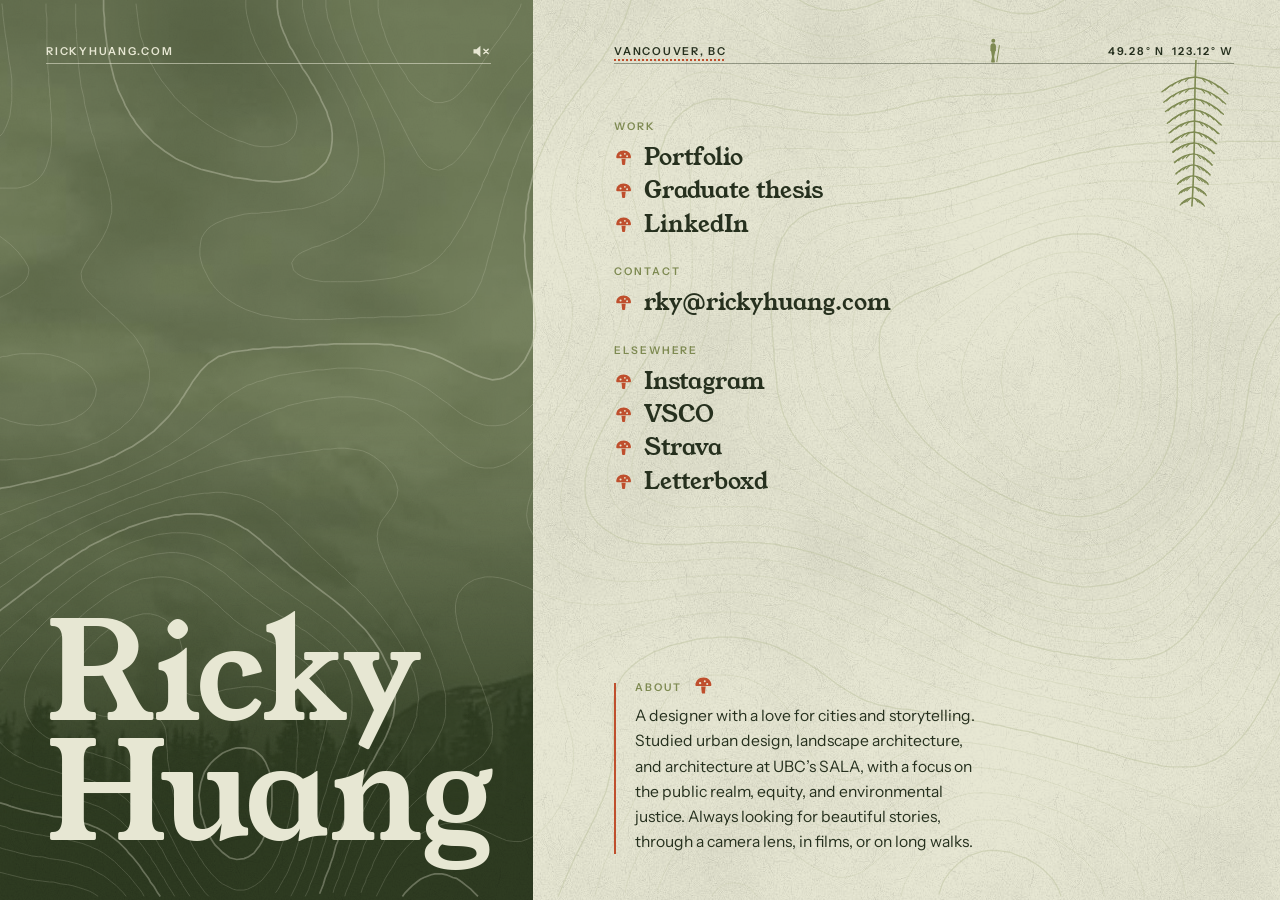
<file: site/index.html>
<!doctype html>
<html lang="en">

<head>
	<meta charset="utf-8">
	<meta name="viewport" content="width=device-width,initial-scale=1">
	<title>Ricky Huang</title>
	<meta name="description" content="Ricky Huang, designer focused on the public realm, cities, and equity.">
	<link rel="icon" href="favicon.svg" type="image/svg+xml">
	<link rel="apple-touch-icon" href="apple-touch-icon.png">
	<meta name="theme-color" content="#2E3B21">
	<link rel="preload" as="font" type="font/woff2" crossorigin href="assets/fonts/young-serif-400.woff2">
	<link rel="preload" as="font" type="font/woff2" crossorigin href="assets/fonts/instrument-sans-400.woff2">
	<link rel="canonical" href="https://rickyhuang.com/">
	<meta property="og:type" content="website">
	<meta property="og:site_name" content="Ricky Huang">
	<meta property="og:title" content="Ricky Huang">
	<meta property="og:description" content="Ricky Huang, designer focused on the public realm, cities, and equity.">
	<meta property="og:url" content="https://rickyhuang.com/">
	<meta property="og:image" content="https://rickyhuang.com/og-image.jpg">
	<meta property="og:image:width" content="1200">
	<meta property="og:image:height" content="630">
	<meta property="og:image:alt" content="Ricky Huang: a hiker on a dotted trail across a misty topographic map">
	<meta name="twitter:card" content="summary_large_image">
	<meta name="twitter:title" content="Ricky Huang">
	<meta name="twitter:description" content="Ricky Huang, designer focused on the public realm, cities, and equity.">
	<meta name="twitter:image" content="https://rickyhuang.com/og-image.jpg">
	<link rel="stylesheet" href="hiker.css">
	<link rel="stylesheet" href="styles.css">
</head>

<body><svg width="0" height="0" style="position:absolute" aria-hidden="true">
		<!-- rough rubber-stamp edge for the egg stamps: wobbles the outline and drops out a few specks -->
		<filter id="estink" x="-5%" y="-5%" width="110%" height="110%">
			<feTurbulence type="fractalNoise" baseFrequency=".9" numOctaves="2" seed="4" result="n" />
			<feDisplacementMap in="SourceGraphic" in2="n" scale="3" result="d" />
			<feTurbulence type="fractalNoise" baseFrequency=".55" numOctaves="2" seed="9" result="n2" />
			<feColorMatrix in="n2" type="matrix" values="0 0 0 0 0  0 0 0 0 0  0 0 0 0 0  9 0 0 0 -5.5" result="sp" />
			<feComposite in="d" in2="sp" operator="out" />
		</filter>
		<defs>
		<path id="ct-mn" d="M509,0 L509,8 L510,16 L512,23 L513,28 L516,36 L517,40 L520,48 L522,52 L524,57 L528,64 L530,68 L532,72 L536,78 L540,84 L542,88 L545,92 L549,96 L552,100 L556,104 L561,108 L568,112 L572,114 L580,114 L588,112 L592,110 L596,107 L600,103 L604,99 L608,94 L612,89 L615,84 L618,80 L621,76 L624,71 L628,65 L632,60 L634,56 L637,52 L640,48 L644,43 L648,37 L652,32 L655,28 L657,24 L660,20 L664,13 L667,8 L668,4 M930,996 L927,992 L923,988 L918,984 L912,982 L904,981 L896,982 L891,984 L886,988 L882,992 L880,996 M1316,996 L1315,992 L1313,984 L1311,980 L1308,974 L1304,968 L1301,964 L1298,960 L1294,956 L1289,952 L1285,948 L1280,944 L1276,942 L1272,939 L1267,936 L1260,932 L1256,930 L1252,928 L1244,924 L1240,922 L1234,920 L1228,918 L1222,916 L1216,914 L1208,912 L1204,912 L1196,911 L1188,911 L1180,911 L1172,912 L1168,913 L1160,915 L1156,917 L1150,920 L1144,923 L1140,926 L1136,929 L1132,932 L1128,936 L1124,940 L1120,944 L1116,948 L1112,953 L1108,958 L1104,964 L1102,968 L1099,972 L1096,978 L1093,984 L1092,988 L1090,996 M477,0 L478,8 L479,16 L480,20 L482,28 L484,35 L486,40 L488,46 L491,52 L492,56 L496,64 L498,68 L500,72 L504,80 L506,84 L508,88 L512,95 L515,100 L517,104 L520,110 L523,116 L525,120 L528,125 L532,132 L534,136 L536,140 L540,148 L542,152 L544,156 L548,163 L551,168 L553,172 L556,176 L560,181 L564,185 L570,188 L576,189 L581,188 L588,184 L592,182 L596,178 L600,174 L604,169 L608,164 L611,160 L613,156 L616,152 L620,146 L624,140 L626,136 L628,132 L632,126 L635,120 L638,116 L640,112 L644,106 L648,100 L651,96 L654,92 L657,88 L660,83 L664,78 L668,73 L672,69 L676,64 L679,60 L683,56 L686,52 L690,48 L693,44 L696,40 L700,35 L704,29 L707,24 L709,20 L712,14 L714,8 L716,2 M0,168 L8,168 L16,168 L24,168 L28,168 L36,168 L44,167 L52,167 L60,165 L67,164 L72,162 L77,160 L84,156 L88,152 L92,148 L94,144 L96,140 L99,132 L100,128 L101,120 L102,112 L102,104 L102,96 L102,88 L101,80 L100,73 L99,68 L98,60 L97,52 L96,45 L95,40 L94,32 L93,24 L92,16 L92,12 L91,4 M1360,996 L1360,992 L1358,984 L1356,979 L1353,972 L1352,968 L1348,961 L1344,956 L1341,952 L1338,948 L1334,944 L1330,940 L1326,936 L1321,932 L1316,929 L1312,926 L1308,924 L1302,920 L1296,917 L1292,914 L1287,912 L1280,909 L1276,907 L1270,904 L1264,901 L1260,900 L1252,897 L1248,895 L1240,892 L1236,891 L1228,888 L1224,887 L1216,885 L1210,884 L1204,883 L1196,882 L1188,881 L1180,881 L1172,881 L1164,882 L1157,884 L1152,885 L1145,888 L1140,890 L1136,892 L1130,896 L1124,900 L1120,903 L1116,906 L1112,910 L1108,913 L1104,917 L1100,921 L1096,925 L1092,929 L1088,933 L1084,937 L1080,941 L1076,945 L1072,948 L1068,952 L1063,956 L1059,960 L1053,964 L1048,968 L1044,970 L1039,972 L1032,974 L1024,975 L1016,974 L1010,972 L1004,969 L1000,967 L994,964 L988,960 L984,958 L980,955 L976,952 L970,948 L964,944 L960,941 L956,938 L952,936 L946,932 L940,928 L936,926 L932,924 L924,920 L920,918 L913,916 L908,915 L900,914 L892,914 L884,915 L880,916 L872,919 L868,921 L864,924 L859,928 L854,932 L850,936 L846,940 L843,944 L839,948 L836,953 L832,959 L830,964 L828,968 L824,976 L823,980 L820,988 L820,992 M451,0 L451,8 L452,13 L453,20 L456,28 L457,32 L460,40 L461,44 L464,50 L467,56 L469,60 L472,67 L475,72 L477,76 L480,82 L483,88 L485,92 L488,97 L491,104 L493,108 L496,113 L499,120 L501,124 L504,132 L506,136 L508,142 L510,148 L512,156 L513,160 L515,168 L516,176 L516,181 L516,188 L516,193 L515,200 L514,208 L512,215 L510,220 L508,225 L504,232 L501,236 L498,240 L495,244 L491,248 L486,252 L480,256 L476,259 L472,261 L466,264 L460,267 L456,268 L448,271 L444,273 L436,275 L432,277 L425,280 L420,283 L416,287 L413,292 L415,300 L419,304 L424,307 L428,309 L436,311 L442,312 L448,313 L456,313 L464,313 L472,313 L480,313 L488,313 L496,312 L500,312 L508,311 L516,310 L524,309 L529,308 L536,306 L544,304 L548,303 L555,300 L560,297 L564,295 L569,292 L574,288 L578,284 L582,280 L585,276 L589,272 L592,267 L596,261 L599,256 L602,252 L604,248 L608,241 L610,236 L612,232 L616,224 L618,220 L620,216 L624,208 L625,204 L628,198 L631,192 L632,188 L636,180 L638,176 L640,170 L643,164 L645,160 L648,153 L651,148 L653,144 L656,138 L659,132 L661,128 L664,124 L668,117 L672,112 L674,108 L677,104 L680,100 L684,95 L688,90 L692,85 L696,81 L700,76 L703,72 L707,68 L710,64 L713,60 L716,56 L720,51 L724,46 L728,40 L730,36 L732,32 L736,25 L738,20 L740,16 L743,8 L744,3 M0,199 L8,200 L16,200 L20,200 L28,201 L36,202 L44,203 L52,204 L56,205 L64,206 L72,207 L80,208 L84,209 L92,209 L100,209 L108,209 L113,208 L120,206 L124,204 L130,200 L134,196 L137,192 L140,186 L142,180 L144,173 L145,168 L146,160 L146,152 L146,144 L146,136 L146,128 L145,120 L145,112 L144,104 L144,100 L143,92 L143,84 L142,76 L142,68 L142,60 L141,52 L141,44 L141,36 L141,28 L141,20 L140,12 L140,4 M0,447 L4,441 L7,436 L9,432 L8,427 L4,421 L0,417 M1596,765 L1590,768 L1584,772 L1580,774 L1576,777 L1572,781 L1568,785 L1564,789 L1560,793 L1556,798 L1552,804 L1549,808 L1546,812 L1544,816 L1540,823 L1538,828 L1536,832 L1532,840 L1531,844 L1528,852 L1527,856 L1525,864 L1524,869 L1523,876 L1523,884 L1523,892 L1524,897 L1525,904 L1528,912 L1530,916 L1532,921 L1536,928 L1538,932 L1541,936 L1544,940 L1548,945 L1552,950 L1556,955 L1560,959 L1564,963 L1568,967 L1572,971 L1576,975 L1580,978 L1584,982 L1588,987 L1592,992 M1407,996 L1405,988 L1404,981 L1403,976 L1400,968 L1399,964 L1396,957 L1393,952 L1391,948 L1388,943 L1384,938 L1380,933 L1376,929 L1372,925 L1368,922 L1364,919 L1360,916 L1354,912 L1348,908 L1344,906 L1340,904 L1333,900 L1328,898 L1324,896 L1316,892 L1312,891 L1306,888 L1300,886 L1296,884 L1288,881 L1284,880 L1276,877 L1272,875 L1264,872 L1260,871 L1252,868 L1248,867 L1240,865 L1236,864 L1228,861 L1222,860 L1216,859 L1208,857 L1203,856 L1196,855 L1188,854 L1180,853 L1172,853 L1164,853 L1156,854 L1148,855 L1143,856 L1136,858 L1131,860 L1124,863 L1120,865 L1115,868 L1109,872 L1104,876 L1100,879 L1096,882 L1092,886 L1088,889 L1084,893 L1080,896 L1075,900 L1071,904 L1065,908 L1060,912 L1056,914 L1052,916 L1044,920 L1040,921 L1032,923 L1024,923 L1016,922 L1008,920 L1004,919 L997,916 L992,913 L988,911 L983,908 L977,904 L972,900 L968,897 L964,893 L960,890 L956,886 L952,883 L948,879 L944,875 L940,871 L936,868 L932,864 L927,860 L922,856 L916,852 L912,849 L908,847 L900,845 L896,844 L888,844 L884,845 L876,848 L872,850 L868,853 L864,856 L860,860 L856,864 L852,868 L848,873 L844,878 L840,883 L836,888 L833,892 L831,896 L828,900 L824,905 L820,911 L817,916 L814,920 L812,924 L808,930 L805,936 L803,940 L800,945 L797,952 L795,956 L792,963 L790,968 L788,974 L786,980 L784,988 L784,992 M96,396 L92,396 L84,399 L80,400 L72,403 L68,405 L61,408 L56,411 L52,414 L48,417 L44,420 L40,426 L40,431 L43,436 L47,440 L52,444 L56,447 L60,450 L64,452 L71,456 L76,459 L80,461 L88,464 L92,465 L100,468 L104,469 L112,471 L120,472 L124,472 L132,473 L140,472 L145,472 L152,471 L160,469 L164,468 L172,465 L176,462 L180,460 L185,456 L189,452 L192,447 L195,440 L196,432 L193,424 L191,420 L188,416 L184,412 L179,408 L173,404 L168,402 L164,400 L156,397 L152,396 L144,394 L136,393 L128,393 L120,393 L112,393 L104,394 L96,396 M425,0 L425,8 L427,16 L428,22 L430,28 L432,35 L434,40 L436,45 L439,52 L442,56 L444,61 L448,68 L450,72 L452,76 L456,82 L459,88 L462,92 L464,97 L468,104 L470,108 L472,112 L476,120 L477,124 L480,131 L482,136 L484,144 L485,148 L486,156 L487,164 L487,172 L486,180 L484,187 L482,192 L480,197 L476,204 L472,208 L469,212 L464,216 L460,219 L456,221 L450,224 L444,226 L439,228 L432,230 L424,232 L420,232 L412,233 L404,234 L396,235 L388,236 L382,236 L376,237 L368,237 L360,238 L352,240 L348,241 L340,243 L336,245 L329,248 L324,251 L320,254 L316,259 L313,264 L312,268 L311,276 L311,284 L312,289 L314,296 L316,300 L320,308 L322,312 L325,316 L328,320 L332,324 L336,328 L341,332 L347,336 L352,339 L356,341 L362,344 L368,346 L374,348 L380,350 L388,351 L392,352 L400,353 L408,354 L416,355 L424,355 L432,355 L440,355 L448,355 L456,355 L464,354 L472,354 L480,354 L488,353 L496,353 L504,353 L512,352 L520,352 L524,352 L532,352 L540,352 L548,351 L556,351 L564,350 L572,350 L580,349 L584,348 L592,346 L596,344 L603,340 L608,337 L612,333 L616,328 L618,324 L620,320 L624,312 L625,308 L628,300 L629,296 L631,288 L632,284 L635,276 L636,270 L638,264 L640,256 L641,252 L643,244 L644,239 L646,232 L648,225 L649,220 L652,212 L653,208 L655,200 L657,196 L659,188 L661,184 L664,176 L665,172 L668,165 L670,160 L672,156 L676,148 L678,144 L680,140 L684,134 L688,128 L690,124 L693,120 L696,116 L700,110 L704,105 L708,100 L711,96 L714,92 L717,88 L721,84 L724,80 L728,75 L732,70 L736,64 L739,60 L742,56 L745,52 L748,46 L752,40 L754,36 L756,32 L760,24 L762,20 L764,13 L766,8 L768,0 M0,230 L8,230 L16,231 L21,232 L28,233 L36,235 L40,237 L48,239 L52,241 L59,244 L64,247 L68,249 L74,252 L80,256 L84,259 L88,262 L92,265 L96,268 L101,272 L105,276 L109,280 L112,284 L116,289 L120,296 L121,300 L120,306 L117,312 L113,316 L108,320 L104,322 L100,325 L94,328 L88,331 L84,333 L76,336 L72,337 L65,340 L60,341 L52,344 L48,345 L40,346 L32,348 L28,348 L20,349 L12,349 L4,349 M0,533 L4,530 L8,527 L12,524 L20,520 L24,518 L31,516 L36,515 L44,513 L51,512 L56,512 L64,511 L72,511 L80,511 L88,511 L96,511 L104,510 L112,510 L120,510 L128,509 L136,508 L140,507 L148,506 L156,505 L160,504 L168,502 L174,500 L180,498 L186,496 L192,493 L196,492 L204,488 L208,486 L212,483 L217,480 L223,476 L227,472 L232,468 L236,464 L239,460 L242,456 L245,452 L248,446 L250,440 L252,435 L254,428 L255,420 L255,412 L253,404 L252,399 L249,392 L248,388 L244,382 L240,376 L237,372 L233,368 L229,364 L225,360 L221,356 L217,352 L212,348 L208,344 L204,341 L200,337 L196,333 L192,329 L188,325 L184,320 L182,316 L180,312 L179,304 L180,300 L184,292 L187,288 L189,284 L192,280 L196,275 L200,269 L203,264 L205,260 L208,254 L210,248 L212,240 L213,236 L213,228 L212,220 L212,216 L210,208 L208,200 L207,196 L204,188 L203,184 L200,176 L199,172 L196,164 L195,160 L193,152 L191,148 L189,140 L188,136 L186,128 L184,120 L183,116 L182,108 L180,100 L179,96 L178,88 L177,80 L176,72 L176,68 L175,60 L175,52 L174,44 L174,36 L173,28 L173,20 L173,12 L173,4 M1596,705 L1591,708 L1585,712 L1580,715 L1576,718 L1572,722 L1568,725 L1564,729 L1560,733 L1556,737 L1552,742 L1548,747 L1545,752 L1542,756 L1539,760 L1536,765 L1532,771 L1529,776 L1527,780 L1524,785 L1520,791 L1517,796 L1515,800 L1512,805 L1508,812 L1506,816 L1504,820 L1500,827 L1497,832 L1495,836 L1492,840 L1488,847 L1485,852 L1483,856 L1480,860 L1476,866 L1472,872 L1469,876 L1465,880 L1461,884 L1457,888 L1452,891 L1448,894 L1440,896 L1436,897 L1428,897 L1422,896 L1416,895 L1408,893 L1404,892 L1396,889 L1392,888 L1384,885 L1380,884 L1372,881 L1368,880 L1360,877 L1356,876 L1348,873 L1344,871 L1336,869 L1332,867 L1324,865 L1320,863 L1312,861 L1308,859 L1300,857 L1296,855 L1288,853 L1284,851 L1276,849 L1272,848 L1264,845 L1259,844 L1252,842 L1244,840 L1240,839 L1232,837 L1228,836 L1220,834 L1212,833 L1208,832 L1200,830 L1192,829 L1187,828 L1180,827 L1172,826 L1164,825 L1156,825 L1148,825 L1140,825 L1132,825 L1124,826 L1116,828 L1112,829 L1104,831 L1100,833 L1093,836 L1088,839 L1084,841 L1079,844 L1073,848 L1068,851 L1064,854 L1060,856 L1054,860 L1048,863 L1044,865 L1036,867 L1028,867 L1020,866 L1015,864 L1008,860 L1004,857 L1000,852 L996,848 L994,844 L991,840 L988,834 L985,828 L983,824 L980,818 L977,812 L975,808 L972,801 L969,796 L967,792 L964,788 L960,783 L956,778 L952,774 L948,771 L944,767 L939,764 L933,760 L928,758 L924,756 L916,753 L911,752 L904,751 L896,750 L888,750 L880,750 L872,751 L868,752 L860,755 L856,756 L848,760 L844,763 L840,766 L836,769 L832,773 L828,779 L825,784 L823,788 L820,796 L819,800 L817,808 L816,813 L815,820 L813,828 L812,834 L811,840 L809,848 L808,852 L805,860 L804,864 L801,872 L800,876 L796,884 L794,888 L792,893 L789,900 L787,904 L784,909 L781,916 L779,920 L776,925 L773,932 L771,936 L768,942 L765,948 L764,952 L760,960 L759,964 L756,972 L755,976 L753,984 L752,988 L750,996 M362,0 L362,8 L363,16 L364,20 L366,28 L368,36 L370,40 L372,46 L375,52 L377,56 L380,62 L384,68 L386,72 L389,76 L392,81 L396,87 L399,92 L402,96 L405,100 L408,106 L411,112 L413,116 L416,123 L418,128 L419,136 L418,144 L416,150 L412,155 L408,158 L404,160 L396,162 L388,163 L380,163 L372,162 L365,160 L360,158 L353,156 L348,154 L343,152 L336,148 L332,146 L328,144 L322,140 L316,136 L312,133 L308,130 L304,127 L300,124 L296,120 L291,116 L287,112 L283,108 L280,104 L276,99 L272,94 L268,89 L265,84 L262,80 L260,76 L256,69 L254,64 L252,60 L249,52 L248,48 L245,40 L244,34 L243,28 L242,20 L241,12 L240,4 M928,0 L932,4 L936,8 L940,11 L944,15 L948,17 L952,20 L958,24 L964,27 L968,29 L974,32 L980,34 L985,36 L992,38 L1000,40 L1004,40 L1012,41 L1020,41 L1028,40 L1032,40 L1040,39 L1048,37 L1052,36 L1060,33 L1064,32 L1072,29 L1076,28 L1084,25 L1088,24 L1096,21 L1102,20 L1108,19 L1116,18 L1124,17 L1132,17 L1140,18 L1148,20 L1152,21 L1160,23 L1164,24 L1172,26 L1178,28 L1184,30 L1192,32 L1196,33 L1204,34 L1212,36 L1216,36 L1224,36 L1232,36 L1236,36 L1244,35 L1252,33 L1256,32 L1264,29 L1268,27 L1274,24 L1280,20 L1284,18 L1288,15 L1292,11 L1296,8 L1300,4 L1304,0 M1596,621 L1592,624 L1586,628 L1580,632 L1576,634 L1572,637 L1567,640 L1561,644 L1556,647 L1552,650 L1548,653 L1544,656 L1539,660 L1535,664 L1530,668 L1526,672 L1523,676 L1519,680 L1516,684 L1512,690 L1508,696 L1506,700 L1504,704 L1500,711 L1498,716 L1496,720 L1492,728 L1490,732 L1488,737 L1485,744 L1483,748 L1480,755 L1477,760 L1475,764 L1472,770 L1468,776 L1465,780 L1463,784 L1459,788 L1456,792 L1452,797 L1448,801 L1444,804 L1439,808 L1433,812 L1428,815 L1424,817 L1416,820 L1412,821 L1404,822 L1396,823 L1388,824 L1380,823 L1372,823 L1364,822 L1356,820 L1352,820 L1344,818 L1336,816 L1332,815 L1324,813 L1320,812 L1312,810 L1305,808 L1300,807 L1292,805 L1288,804 L1280,802 L1272,800 L1268,799 L1260,797 L1254,796 L1248,795 L1240,793 L1235,792 L1228,791 L1220,789 L1216,788 L1208,786 L1200,784 L1196,783 L1188,781 L1183,780 L1176,778 L1169,776 L1164,774 L1156,772 L1152,771 L1144,768 L1140,767 L1132,764 L1128,763 L1121,760 L1116,758 L1110,756 L1104,754 L1099,752 L1092,749 L1088,748 L1080,744 L1076,743 L1069,740 L1064,738 L1060,736 L1052,732 L1048,730 L1043,728 L1036,725 L1032,723 L1027,720 L1020,717 L1016,715 L1011,712 L1004,709 L1000,707 L994,704 L988,701 L984,699 L976,696 L972,694 L965,692 L960,690 L953,688 L948,687 L940,685 L936,684 L928,683 L920,682 L912,681 L904,680 L896,680 L888,680 L880,681 L872,681 L864,682 L856,683 L852,684 L844,685 L836,687 L830,688 L824,689 L816,691 L812,692 L804,694 L797,696 L792,697 L784,700 L780,701 L772,703 L768,705 L760,707 L756,709 L748,712 L744,713 L738,716 L732,719 L728,721 L723,724 L718,728 L714,732 L711,736 L708,744 L708,748 L708,756 L708,760 L710,768 L712,775 L713,780 L716,788 L717,792 L719,800 L720,804 L722,812 L724,819 L725,824 L726,832 L726,840 L726,848 L725,856 L724,863 L723,868 L720,876 L719,880 L716,886 L713,892 L711,896 L708,901 L704,907 L700,912 L697,916 L693,920 L689,924 L684,928 L680,930 L676,932 L668,935 L660,935 L652,934 L647,932 L640,929 L636,927 L629,924 L624,922 L620,920 L612,917 L607,916 L600,915 L592,914 L584,915 L580,916 L572,919 L568,920 L561,924 L556,927 L552,930 L548,934 L544,938 L540,942 L536,947 L532,952 L529,956 L527,960 L524,965 L520,971 L517,976 L515,980 L512,986 L509,992 L507,996 M0,626 L4,623 L9,620 L14,616 L20,612 L24,609 L28,606 L32,603 L37,600 L43,596 L48,593 L52,591 L56,588 L64,584 L68,582 L72,580 L80,576 L84,574 L89,572 L96,569 L100,568 L108,565 L112,563 L120,560 L124,559 L132,556 L136,555 L144,552 L148,551 L156,548 L160,547 L168,544 L172,543 L180,540 L184,539 L191,536 L196,534 L202,532 L208,529 L212,528 L220,524 L224,523 L230,520 L236,517 L240,515 L246,512 L252,509 L256,507 L261,504 L268,500 L272,497 L276,495 L280,492 L286,488 L291,484 L296,480 L300,477 L304,474 L308,470 L312,467 L316,463 L320,459 L324,456 L328,452 L333,448 L338,444 L344,440 L348,437 L352,435 L357,432 L364,428 L368,427 L375,424 L380,423 L388,420 L392,419 L400,417 L408,416 L412,415 L420,414 L428,413 L435,412 L440,411 L448,411 L456,410 L464,409 L472,409 L480,409 L488,409 L496,410 L504,411 L512,412 L516,412 L524,414 L530,416 L536,418 L541,420 L548,423 L552,425 L557,428 L564,432 L568,435 L572,438 L576,441 L580,444 L586,448 L591,452 L596,456 L600,459 L604,462 L608,464 L615,468 L620,470 L626,472 L632,473 L640,473 L648,472 L652,471 L658,468 L664,464 L668,461 L672,458 L676,454 L680,450 L684,446 L688,441 L692,436 L694,432 L697,428 L700,423 L704,417 L707,412 L709,408 L712,401 L714,396 L716,392 L719,384 L720,380 L722,372 L724,364 L724,360 L725,352 L725,344 L724,336 L724,332 L722,324 L720,316 L719,312 L717,304 L715,300 L713,292 L711,288 L709,280 L708,276 L705,268 L704,261 L703,256 L702,248 L701,240 L701,232 L701,224 L702,216 L703,208 L704,202 L705,196 L707,188 L708,184 L711,176 L712,172 L716,164 L717,160 L720,154 L723,148 L725,144 L728,139 L732,133 L735,128 L738,124 L740,120 L744,115 L748,109 L752,104 L754,100 L757,96 L760,92 L764,87 L768,81 L772,76 L774,72 L777,68 L780,64 L784,58 L788,52 L790,48 L793,44 L796,39 L800,32 L803,28 L805,24 L808,18 L811,12 L813,8 L816,0 M76,996 L68,992 L64,990 L60,988 L53,984 L48,981 L44,978 L40,976 L34,972 L28,969 L24,966 L20,964 L14,960 L8,956 L4,954 L0,952 M1596,577 L1592,582 L1588,586 L1584,590 L1580,594 L1576,598 L1572,602 L1568,605 L1564,608 L1559,612 L1554,616 L1549,620 L1544,624 L1540,627 L1536,630 L1532,634 L1528,637 L1524,641 L1520,644 L1516,648 L1512,652 L1508,657 L1504,661 L1500,666 L1496,672 L1493,676 L1491,680 L1488,684 L1484,692 L1482,696 L1480,700 L1476,708 L1474,712 L1472,717 L1469,724 L1467,728 L1464,734 L1461,740 L1459,744 L1456,750 L1452,756 L1450,760 L1447,764 L1444,768 L1440,772 L1436,776 L1432,780 L1427,784 L1420,788 L1416,790 L1412,792 L1404,795 L1400,796 L1392,798 L1384,798 L1376,799 L1368,798 L1360,798 L1352,796 L1348,796 L1340,794 L1332,793 L1328,792 L1320,790 L1312,788 L1308,787 L1300,785 L1294,784 L1288,783 L1280,781 L1275,780 L1268,779 L1260,777 L1256,776 L1248,774 L1240,773 L1236,772 L1228,770 L1220,768 L1216,767 L1208,765 L1203,764 L1196,762 L1189,760 L1184,758 L1177,756 L1172,754 L1167,752 L1160,749 L1156,748 L1148,744 L1144,742 L1139,740 L1132,737 L1128,735 L1121,732 L1116,729 L1112,728 L1104,724 L1100,722 L1096,720 L1088,716 L1084,715 L1078,712 L1072,709 L1068,708 L1060,704 L1056,702 L1051,700 L1044,697 L1040,695 L1032,692 L1028,690 L1023,688 L1016,685 L1012,684 L1004,680 L1000,679 L993,676 L988,674 L982,672 L976,670 L969,668 L964,667 L956,665 L952,664 L944,662 L936,661 L932,660 L924,659 L916,658 L908,658 L900,658 L892,658 L884,658 L876,659 L868,660 L863,660 L856,661 L848,662 L840,663 L832,664 L828,665 L820,666 L812,667 L804,668 L800,669 L792,670 L784,671 L776,671 L768,672 L764,672 L756,672 L748,672 L744,672 L736,671 L728,670 L720,669 L716,668 L708,665 L704,664 L696,661 L692,660 L684,656 L680,655 L674,652 L668,650 L664,648 L656,645 L652,644 L644,642 L636,641 L628,641 L620,643 L616,644 L609,648 L604,652 L601,656 L598,660 L596,667 L595,672 L595,680 L596,686 L597,692 L599,700 L601,704 L603,712 L605,716 L608,724 L610,728 L612,734 L615,740 L616,744 L620,752 L621,756 L624,762 L626,768 L628,773 L630,780 L632,785 L634,792 L635,800 L636,805 L636,812 L636,817 L635,824 L632,830 L628,836 L625,840 L620,844 L616,847 L612,850 L608,852 L602,856 L596,860 L592,862 L588,864 L582,868 L576,871 L572,874 L568,877 L563,880 L558,884 L553,888 L549,892 L545,896 L541,900 L537,904 L534,908 L531,912 L528,916 L524,921 L520,927 L517,932 L515,936 L512,942 L509,948 L507,952 L504,958 L502,964 L500,968 L496,976 L495,980 L492,986 L490,992 M0,659 L4,656 L9,652 L14,648 L20,644 L24,641 L28,639 L32,636 L38,632 L44,628 L48,625 L52,623 L56,620 L62,616 L68,612 L72,610 L76,607 L82,604 L88,600 L92,598 L96,596 L103,592 L108,590 L112,588 L119,584 L124,582 L128,580 L136,576 L140,575 L146,572 L152,569 L156,568 L164,564 L168,563 L175,560 L180,558 L185,556 L192,553 L196,551 L204,548 L208,547 L215,544 L220,542 L224,540 L232,537 L236,535 L244,532 L248,530 L253,528 L260,525 L264,523 L271,520 L276,518 L280,516 L287,512 L292,510 L296,508 L303,504 L308,501 L312,499 L318,496 L324,492 L328,490 L332,488 L339,484 L344,481 L348,478 L352,476 L359,472 L364,470 L368,467 L375,464 L380,462 L384,460 L392,457 L396,455 L404,453 L408,451 L416,449 L421,448 L428,446 L436,445 L440,444 L448,443 L456,442 L464,441 L472,441 L480,441 L488,442 L496,443 L504,444 L508,445 L516,448 L520,449 L527,452 L532,455 L536,457 L541,460 L546,464 L552,468 L556,472 L560,475 L564,479 L568,482 L572,486 L576,490 L580,493 L584,497 L588,500 L593,504 L598,508 L604,512 L608,514 L612,516 L620,519 L627,520 L632,520 L637,520 L644,518 L650,516 L656,513 L660,510 L664,507 L668,504 L672,500 L676,496 L680,492 L684,487 L688,482 L692,477 L696,472 L699,468 L701,464 L704,460 L708,454 L712,448 L714,444 L717,440 L720,435 L724,428 L726,424 L729,420 L732,414 L735,408 L737,404 L740,398 L742,392 L744,388 L747,380 L749,376 L751,368 L752,364 L754,356 L755,348 L756,340 L756,332 L755,324 L754,316 L753,308 L752,304 L750,296 L748,290 L746,284 L744,279 L742,272 L740,268 L737,260 L736,256 L734,248 L732,241 L731,236 L730,228 L729,220 L729,212 L730,204 L731,196 L732,189 L733,184 L735,176 L736,172 L739,164 L741,160 L744,153 L747,148 L749,144 L752,138 L755,132 L758,128 L760,124 L764,118 L768,112 L771,108 L774,104 L776,100 L780,95 L784,89 L788,84 L791,80 L794,76 L797,72 L800,68 L804,62 L808,57 L812,52 L815,48 L819,44 L822,40 L826,36 L829,32 L833,28 L837,24 L842,20 L847,16 L852,13 L856,11 L864,9 L872,9 L880,11 L884,12 L892,16 L896,18 L900,21 L906,24 L912,28 L916,30 L920,33 L926,36 L932,40 L936,42 L940,44 L948,48 L952,50 L957,52 L964,55 L968,56 L976,59 L980,60 L988,62 L996,64 L1000,64 L1008,65 L1016,65 L1024,65 L1032,64 L1036,64 L1044,63 L1052,61 L1056,60 L1064,57 L1069,56 L1076,54 L1081,52 L1088,50 L1094,48 L1100,46 L1108,45 L1112,44 L1120,43 L1128,42 L1136,42 L1144,43 L1152,44 L1156,45 L1164,46 L1172,48 L1176,49 L1184,50 L1192,52 L1196,52 L1204,53 L1212,54 L1220,54 L1228,54 L1236,54 L1244,53 L1248,52 L1256,50 L1263,48 L1268,46 L1274,44 L1280,41 L1284,39 L1290,36 L1296,32 L1300,30 L1304,27 L1308,24 L1313,20 L1318,16 L1323,12 L1327,8 L1332,4 L1336,0 M198,996 L192,992 L188,990 L182,988 L176,986 L169,984 L164,983 L156,982 L148,980 L144,980 L136,979 L128,978 L120,977 L116,976 L108,974 L100,972 L96,971 L88,969 L84,967 L76,964 L72,962 L67,960 L60,957 L56,955 L51,952 L44,949 L40,946 L35,944 L28,940 L24,938 L20,935 L14,932 L8,928 L4,926 L0,924 M1596,464 L1593,472 L1592,477 L1590,484 L1589,492 L1588,496 L1586,504 L1585,512 L1584,516 L1582,524 L1580,532 L1579,536 L1576,544 L1575,548 L1572,554 L1569,560 L1567,564 L1564,568 L1560,574 L1556,579 L1552,584 L1548,588 L1545,592 L1541,596 L1537,600 L1532,604 L1528,608 L1524,612 L1520,616 L1516,619 L1512,623 L1508,627 L1504,631 L1500,636 L1496,640 L1493,644 L1489,648 L1486,652 L1483,656 L1480,660 L1476,666 L1472,672 L1470,676 L1467,680 L1464,686 L1461,692 L1459,696 L1456,702 L1453,708 L1451,712 L1448,718 L1445,724 L1443,728 L1440,732 L1436,738 L1432,744 L1429,748 L1425,752 L1421,756 L1416,760 L1412,763 L1408,765 L1403,768 L1396,771 L1392,772 L1384,774 L1376,775 L1368,775 L1360,775 L1352,775 L1344,774 L1336,772 L1332,772 L1324,770 L1316,769 L1311,768 L1304,767 L1296,765 L1291,764 L1284,763 L1276,761 L1270,760 L1264,759 L1256,757 L1250,756 L1244,755 L1236,753 L1231,752 L1224,750 L1216,748 L1212,747 L1204,744 L1200,743 L1192,740 L1188,739 L1181,736 L1176,734 L1172,732 L1164,729 L1160,727 L1155,724 L1148,721 L1144,719 L1139,716 L1132,712 L1128,710 L1124,708 L1116,704 L1112,702 L1108,700 L1100,696 L1096,694 L1091,692 L1084,689 L1080,687 L1073,684 L1068,682 L1063,680 L1056,677 L1052,675 L1044,672 L1040,671 L1033,668 L1028,666 L1023,664 L1016,662 L1012,660 L1004,657 L1000,656 L992,653 L988,652 L980,649 L975,648 L968,646 L960,644 L956,644 L948,642 L940,641 L933,640 L928,640 L920,639 L912,639 L904,638 L896,638 L888,639 L880,639 L872,640 L868,640 L860,641 L852,641 L844,642 L836,643 L828,644 L824,644 L816,645 L808,645 L800,646 L792,646 L784,646 L776,646 L768,645 L760,644 L756,643 L748,642 L742,640 L736,638 L731,636 L724,633 L720,631 L715,628 L709,624 L704,620 L700,617 L696,613 L692,609 L688,605 L684,600 L682,596 L680,592 L676,584 L675,580 L674,572 L675,564 L676,559 L678,552 L680,547 L683,540 L685,536 L688,529 L691,524 L693,520 L696,514 L699,508 L702,504 L704,500 L708,493 L711,488 L713,484 L716,479 L720,472 L722,468 L725,464 L728,459 L732,452 L734,448 L737,444 L740,438 L744,432 L746,428 L749,424 L752,418 L755,412 L757,408 L760,403 L764,396 L766,392 L768,387 L771,380 L772,376 L775,368 L777,364 L779,356 L780,351 L781,344 L782,336 L783,328 L783,320 L783,312 L782,304 L781,296 L780,291 L778,284 L776,276 L775,272 L772,264 L771,260 L768,252 L767,248 L765,240 L763,236 L761,228 L760,222 L759,216 L758,208 L758,200 L759,192 L760,184 L760,180 L762,172 L764,166 L766,160 L768,155 L771,148 L773,144 L776,138 L779,132 L781,128 L784,124 L788,117 L791,112 L794,108 L797,104 L800,100 L804,95 L808,90 L812,85 L816,80 L820,76 L824,72 L828,68 L832,65 L836,62 L840,59 L845,56 L852,52 L856,51 L864,49 L872,48 L880,49 L888,50 L894,52 L900,54 L905,56 L912,59 L916,60 L924,64 L928,65 L934,68 L940,70 L945,72 L952,75 L956,76 L964,79 L969,80 L976,82 L984,84 L988,84 L996,86 L1004,86 L1012,87 L1020,87 L1028,87 L1036,86 L1044,85 L1050,84 L1056,83 L1064,81 L1068,80 L1076,78 L1081,76 L1088,74 L1095,72 L1100,71 L1108,69 L1112,68 L1120,66 L1128,66 L1136,65 L1144,65 L1152,65 L1160,66 L1168,67 L1176,68 L1180,68 L1188,69 L1196,70 L1204,71 L1212,71 L1220,71 L1228,71 L1236,70 L1244,69 L1251,68 L1256,67 L1264,65 L1268,64 L1276,61 L1280,59 L1288,56 L1292,54 L1296,52 L1304,48 L1308,46 L1312,43 L1318,40 L1324,36 L1328,34 L1332,31 L1338,28 L1344,24 L1348,22 L1352,20 L1359,16 L1364,14 L1369,12 L1376,10 L1384,8 L1388,7 L1396,7 L1404,8 L1408,8 L1416,10 L1423,12 L1428,13 L1436,16 L1440,17 L1448,20 L1452,21 L1460,23 L1464,24 L1472,26 L1480,28 L1484,28 L1492,29 L1500,30 L1508,30 L1516,30 L1524,30 L1532,29 L1540,29 L1548,29 L1556,28 L1564,28 L1572,29 L1580,30 L1588,31 L1592,32 M0,688 L4,685 L8,682 L12,679 L16,676 L21,672 L27,668 L32,665 L36,662 L40,659 L45,656 L51,652 L56,649 L60,646 L64,643 L69,640 L75,636 L80,633 L84,630 L88,627 L93,624 L99,620 L104,617 L108,614 L112,612 L118,608 L124,605 L128,602 L132,600 L139,596 L144,593 L148,591 L154,588 L160,585 L164,583 L170,580 L176,577 L180,575 L187,572 L192,570 L197,568 L204,565 L208,563 L216,560 L220,558 L225,556 L232,553 L236,552 L244,549 L248,547 L256,544 L260,543 L268,540 L272,538 L279,536 L284,534 L291,532 L296,530 L303,528 L308,526 L316,524 L320,523 L328,520 L332,519 L340,517 L345,516 L352,514 L360,512 L364,512 L372,510 L380,509 L385,508 L392,507 L400,506 L408,505 L415,504 L420,503 L428,502 L436,501 L444,500 L448,499 L456,499 L464,498 L472,498 L480,499 L487,500 L492,501 L499,504 L504,507 L508,510 L512,513 L516,516 L520,521 L524,526 L527,532 L529,536 L531,544 L530,552 L528,557 L524,564 L521,568 L518,572 L515,576 L512,580 L509,588 L508,596 L509,604 L511,612 L513,616 L516,624 L518,628 L520,633 L524,640 L526,644 L528,648 L532,655 L535,660 L537,664 L540,670 L544,676 L546,680 L548,684 L552,691 L555,696 L557,700 L560,707 L563,712 L565,716 L568,723 L570,728 L572,732 L575,740 L577,744 L579,752 L580,756 L582,764 L584,772 L584,776 L584,784 L584,792 L584,796 L582,804 L580,810 L577,816 L575,820 L572,826 L568,832 L565,836 L561,840 L558,844 L555,848 L551,852 L547,856 L544,860 L540,864 L536,869 L532,874 L528,879 L524,884 L521,888 L518,892 L516,896 L512,902 L509,908 L506,912 L504,917 L500,924 L499,928 L496,934 L493,940 L492,944 L489,952 L487,956 L484,964 L483,968 L480,975 L478,980 L476,985 L473,992 L472,996 M229,996 L226,992 L222,988 L218,984 L213,980 L208,976 L204,973 L200,971 L195,968 L188,964 L184,963 L176,960 L172,959 L164,957 L159,956 L152,955 L144,954 L136,952 L132,952 L124,951 L116,949 L111,948 L104,946 L96,944 L92,943 L84,940 L80,939 L73,936 L68,934 L63,932 L56,929 L52,927 L47,924 L40,921 L36,918 L32,916 L25,912 L20,909 L16,907 L12,904 L6,900 L0,896 M1596,414 L1592,419 L1588,424 L1586,428 L1583,432 L1580,438 L1577,444 L1576,448 L1573,456 L1571,460 L1569,468 L1568,472 L1566,480 L1564,488 L1563,492 L1562,500 L1560,508 L1559,512 L1557,520 L1556,524 L1554,532 L1552,536 L1549,544 L1547,548 L1544,554 L1541,560 L1538,564 L1536,568 L1532,573 L1528,579 L1524,583 L1520,588 L1517,592 L1513,596 L1509,600 L1506,604 L1502,608 L1498,612 L1494,616 L1491,620 L1487,624 L1484,628 L1480,632 L1476,637 L1472,642 L1468,648 L1465,652 L1462,656 L1459,660 L1456,665 L1452,671 L1449,676 L1447,680 L1444,684 L1440,691 L1437,696 L1435,700 L1432,705 L1428,711 L1425,716 L1422,720 L1419,724 L1415,728 L1411,732 L1407,736 L1402,740 L1396,744 L1392,746 L1386,748 L1380,750 L1372,752 L1368,752 L1360,753 L1352,753 L1344,753 L1336,752 L1332,752 L1324,751 L1316,750 L1308,749 L1303,748 L1296,747 L1288,745 L1280,744 L1276,743 L1268,742 L1260,740 L1256,740 L1248,738 L1240,736 L1236,735 L1228,733 L1224,732 L1216,730 L1211,728 L1204,726 L1200,724 L1192,721 L1188,719 L1181,716 L1176,713 L1172,712 L1165,708 L1160,705 L1156,703 L1150,700 L1144,697 L1140,694 L1136,692 L1128,688 L1124,686 L1120,684 L1113,680 L1108,678 L1104,676 L1096,672 L1092,670 L1087,668 L1080,665 L1076,664 L1068,660 L1064,659 L1057,656 L1052,654 L1047,652 L1040,650 L1036,648 L1028,645 L1024,644 L1016,641 L1012,639 L1004,637 L1000,636 L992,633 L988,632 L980,630 L973,628 L968,627 L960,625 L954,624 L948,623 L940,622 L932,621 L924,621 L916,620 L908,620 L900,620 L892,620 L884,621 L876,621 L868,622 L860,622 L852,623 L844,623 L836,624 L832,624 L824,625 L816,625 L808,625 L800,625 L792,624 L788,624 L780,623 L772,621 L768,620 L760,617 L756,616 L748,612 L744,610 L740,607 L736,604 L731,600 L727,596 L724,592 L720,586 L717,580 L715,576 L713,568 L712,560 L712,552 L713,544 L714,536 L716,530 L718,524 L720,517 L722,512 L724,507 L727,500 L729,496 L732,489 L735,484 L737,480 L740,474 L743,468 L745,464 L748,459 L752,453 L755,448 L757,444 L760,439 L764,433 L767,428 L769,424 L772,420 L776,413 L779,408 L781,404 L784,399 L788,392 L790,388 L792,383 L795,376 L797,372 L800,364 L801,360 L804,352 L805,348 L806,340 L808,332 L808,328 L809,320 L809,312 L809,304 L809,296 L808,288 L808,284 L806,276 L805,268 L804,264 L802,256 L800,249 L799,244 L796,236 L795,232 L793,224 L792,219 L791,212 L789,204 L789,196 L789,188 L789,180 L790,172 L792,165 L793,160 L796,152 L798,148 L800,143 L803,136 L805,132 L808,128 L812,122 L816,116 L819,112 L822,108 L826,104 L830,100 L835,96 L840,92 L844,89 L848,87 L854,84 L860,82 L868,80 L872,80 L880,80 L886,80 L892,81 L900,82 L906,84 L912,86 L920,88 L924,89 L932,92 L936,93 L944,95 L948,96 L956,98 L963,100 L968,101 L976,103 L982,104 L988,105 L996,106 L1004,107 L1012,107 L1020,108 L1028,108 L1036,107 L1044,106 L1052,105 L1060,104 L1064,103 L1072,101 L1077,100 L1084,98 L1092,96 L1096,95 L1104,93 L1108,92 L1116,90 L1124,88 L1128,88 L1136,87 L1144,86 L1152,86 L1160,86 L1168,86 L1176,87 L1184,87 L1192,87 L1200,88 L1208,88 L1216,88 L1224,87 L1232,87 L1240,86 L1248,84 L1252,84 L1260,82 L1267,80 L1272,78 L1279,76 L1284,74 L1290,72 L1296,70 L1300,68 L1308,65 L1312,63 L1318,60 L1324,57 L1328,55 L1336,52 L1340,50 L1345,48 L1352,45 L1356,44 L1364,41 L1370,40 L1376,39 L1384,38 L1392,38 L1400,38 L1408,39 L1413,40 L1420,41 L1428,43 L1433,44 L1440,46 L1448,47 L1452,48 L1460,50 L1468,51 L1473,52 L1480,53 L1488,54 L1496,54 L1504,55 L1512,55 L1520,55 L1528,56 L1536,56 L1544,56 L1552,56 L1556,56 L1564,57 L1572,57 L1580,58 L1588,60 L1592,61 M0,721 L4,717 L8,713 L12,709 L16,706 L20,702 L24,699 L28,696 L33,692 L39,688 L44,684 L48,681 L52,678 L56,676 L61,672 L67,668 L72,665 L76,662 L80,659 L84,656 L90,652 L96,648 L100,645 L104,642 L108,639 L112,636 L118,632 L124,628 L128,625 L132,622 L136,620 L142,616 L148,612 L152,609 L156,607 L161,604 L168,600 L172,598 L176,595 L182,592 L188,589 L192,587 L198,584 L204,581 L208,580 L216,576 L220,574 L226,572 L232,570 L236,568 L244,565 L248,564 L256,561 L260,560 L268,558 L273,556 L280,554 L288,552 L292,552 L300,550 L308,549 L316,548 L320,548 L328,547 L336,547 L344,548 L348,549 L356,550 L363,552 L368,554 L373,556 L380,559 L384,562 L388,565 L393,568 L398,572 L402,576 L406,580 L411,584 L415,588 L419,592 L423,596 L427,600 L431,604 L435,608 L439,612 L443,616 L447,620 L452,624 L456,628 L460,631 L464,635 L468,639 L472,642 L476,646 L480,650 L484,653 L488,657 L492,661 L496,665 L500,670 L504,674 L508,679 L512,684 L515,688 L518,692 L521,696 L524,700 L528,706 L532,712 L534,716 L537,720 L540,727 L543,732 L544,736 L547,744 L549,748 L551,756 L552,761 L553,768 L554,776 L553,784 L552,792 L552,796 L549,804 L548,808 L544,816 L542,820 L540,824 L536,831 L533,836 L530,840 L527,844 L524,849 L520,854 L516,860 L514,864 L511,868 L508,873 L504,879 L501,884 L499,888 L496,894 L493,900 L491,904 L488,912 L486,916 L484,922 L482,928 L480,932 L477,940 L476,944 L473,952 L472,956 L469,964 L467,968 L465,976 L463,980 L460,988 L459,992 M249,996 L247,992 L244,988 L240,983 L236,978 L232,973 L228,969 L224,965 L220,961 L216,957 L212,954 L208,951 L204,948 L197,944 L192,942 L188,940 L180,937 L176,936 L168,934 L160,932 L156,931 L148,930 L140,929 L136,928 L128,927 L120,925 L114,924 L108,923 L100,921 L96,919 L88,917 L84,915 L76,912 L72,911 L66,908 L60,905 L56,903 L50,900 L44,897 L40,895 L36,892 L29,888 L24,884 L20,881 L16,878 L12,875 L8,872 L4,868 M1596,362 L1592,365 L1588,368 L1584,372 L1579,376 L1575,380 L1571,384 L1567,388 L1564,392 L1560,397 L1556,403 L1553,408 L1550,412 L1548,417 L1545,424 L1543,428 L1540,436 L1539,440 L1536,448 L1535,452 L1533,460 L1532,464 L1530,472 L1529,480 L1528,484 L1526,492 L1524,500 L1523,504 L1521,512 L1519,516 L1517,524 L1515,528 L1512,536 L1510,540 L1508,544 L1504,552 L1502,556 L1499,560 L1496,565 L1492,571 L1488,576 L1485,580 L1482,584 L1479,588 L1476,592 L1472,596 L1468,601 L1464,606 L1460,611 L1456,616 L1452,620 L1449,624 L1446,628 L1443,632 L1439,636 L1436,640 L1432,645 L1428,651 L1424,656 L1421,660 L1418,664 L1414,668 L1411,672 L1408,676 L1404,680 L1400,684 L1396,688 L1392,692 L1387,696 L1382,700 L1376,703 L1372,705 L1366,708 L1360,710 L1353,712 L1348,713 L1340,714 L1332,714 L1324,715 L1316,715 L1308,714 L1300,713 L1292,713 L1287,712 L1280,711 L1272,710 L1264,708 L1260,708 L1252,706 L1244,704 L1240,703 L1232,700 L1228,699 L1220,696 L1216,695 L1209,692 L1204,690 L1200,688 L1192,684 L1188,682 L1183,680 L1176,676 L1172,674 L1168,672 L1161,668 L1156,665 L1152,663 L1147,660 L1140,656 L1136,654 L1131,652 L1124,648 L1120,646 L1115,644 L1108,641 L1104,639 L1098,636 L1092,634 L1088,632 L1080,629 L1076,627 L1069,624 L1064,622 L1059,620 L1052,617 L1048,616 L1040,613 L1036,611 L1028,608 L1024,607 L1016,604 L1012,602 L1005,600 L1000,598 L992,596 L988,595 L980,593 L976,591 L968,590 L960,588 L956,587 L948,586 L940,585 L932,584 L927,584 L920,584 L912,584 L904,584 L896,584 L891,584 L884,584 L876,585 L868,585 L860,585 L852,586 L844,586 L836,585 L828,585 L820,584 L816,584 L808,582 L801,580 L796,578 L791,576 L785,572 L780,568 L776,565 L772,560 L770,556 L768,552 L765,544 L764,537 L764,532 L764,524 L764,520 L766,512 L768,504 L769,500 L772,493 L774,488 L776,484 L780,476 L782,472 L785,468 L788,463 L792,457 L795,452 L798,448 L801,444 L804,440 L808,434 L812,429 L816,424 L819,420 L821,416 L824,412 L828,406 L832,400 L834,396 L837,392 L840,385 L843,380 L844,376 L847,368 L849,364 L851,356 L852,351 L854,344 L855,336 L856,328 L856,324 L857,316 L858,308 L858,300 L858,292 L858,284 L858,276 L858,268 L857,260 L857,252 L857,244 L856,236 L856,230 L856,224 L856,216 L856,208 L856,200 L856,196 L857,188 L859,180 L860,176 L864,168 L866,164 L869,160 L872,156 L877,152 L883,148 L888,146 L893,144 L900,142 L908,141 L916,140 L924,140 L932,140 L940,141 L948,141 L956,142 L964,143 L972,143 L979,144 L984,144 L992,145 L1000,146 L1008,147 L1016,147 L1024,147 L1032,147 L1040,147 L1048,147 L1056,146 L1064,145 L1072,144 L1076,144 L1084,142 L1092,140 L1096,139 L1104,138 L1110,136 L1116,135 L1124,133 L1128,132 L1136,130 L1144,129 L1148,128 L1156,127 L1164,126 L1172,125 L1179,124 L1184,124 L1192,123 L1200,122 L1208,121 L1216,120 L1220,120 L1228,119 L1236,117 L1244,116 L1248,115 L1256,114 L1263,112 L1268,111 L1276,109 L1280,107 L1288,105 L1292,104 L1300,101 L1305,100 L1312,98 L1317,96 L1324,94 L1330,92 L1336,90 L1344,88 L1348,87 L1356,86 L1364,84 L1368,84 L1376,83 L1384,82 L1392,82 L1400,83 L1408,83 L1416,84 L1420,84 L1428,85 L1436,86 L1444,87 L1452,88 L1456,88 L1464,89 L1472,90 L1480,90 L1488,91 L1496,91 L1504,92 L1508,92 L1516,92 L1524,93 L1532,93 L1540,94 L1548,94 L1556,95 L1564,96 L1568,96 L1576,97 L1584,99 L1590,100 L1596,101 M283,996 L280,991 L276,985 L273,980 L271,976 L268,972 L264,965 L261,960 L258,956 L256,952 L252,947 L248,941 L244,936 L241,932 L238,928 L235,924 L231,920 L227,916 L223,912 L218,908 L212,904 L208,901 L204,899 L198,896 L192,894 L187,892 L180,890 L173,888 L168,887 L160,885 L155,884 L148,883 L140,881 L135,880 L128,878 L120,876 L116,875 L108,872 L104,871 L98,868 L92,865 L88,863 L82,860 L76,856 L72,854 L68,851 L64,847 L60,844 L56,840 L52,836 L48,831 L44,825 L41,820 L39,816 L36,808 L35,804 L34,796 L34,788 L35,780 L36,774 L38,768 L40,764 L44,756 L46,752 L49,748 L52,744 L56,739 L60,735 L64,731 L68,726 L72,723 L76,719 L80,715 L84,711 L88,708 L92,704 L97,700 L102,696 L106,692 L111,688 L116,684 L120,680 L124,677 L128,673 L132,670 L136,667 L140,663 L144,660 L149,656 L154,652 L159,648 L164,644 L168,641 L172,638 L176,635 L181,632 L187,628 L192,625 L196,622 L200,620 L207,616 L212,613 L216,611 L223,608 L228,606 L232,604 L240,601 L244,600 L252,597 L257,596 L264,594 L272,593 L280,592 L285,592 L292,592 L296,592 L304,593 L312,594 L318,596 L324,598 L328,600 L336,604 L340,606 L344,609 L349,612 L354,616 L359,620 L364,624 L368,627 L372,630 L376,634 L380,637 L384,640 L389,644 L394,648 L399,652 L404,656 L408,658 L412,661 L416,664 L422,668 L427,672 L432,675 L436,678 L440,681 L444,684 L449,688 L455,692 L459,696 L464,700 L468,704 L472,708 L476,712 L479,716 L483,720 L486,724 L488,728 L492,734 L495,740 L497,744 L500,752 L501,756 L503,764 L504,771 L504,776 L504,784 L504,788 L502,796 L500,804 L499,808 L496,815 L494,820 L492,824 L488,832 L487,836 L484,841 L481,848 L479,852 L476,859 L474,864 L472,868 L469,876 L467,880 L464,888 L463,892 L460,900 L459,904 L457,912 L455,916 L453,924 L452,928 L450,936 L448,941 L446,948 L444,954 L442,960 L440,966 L438,972 L436,977 L433,984 L432,988 L428,996 M1596,342 L1592,345 L1588,348 L1582,352 L1577,356 L1572,360 L1568,363 L1564,367 L1560,371 L1556,375 L1552,379 L1548,384 L1545,388 L1542,392 L1540,396 L1536,403 L1533,408 L1531,412 L1528,420 L1527,424 L1524,432 L1523,436 L1521,444 L1520,448 L1518,456 L1516,464 L1515,468 L1513,476 L1512,483 L1511,488 L1509,496 L1508,500 L1506,508 L1504,514 L1502,520 L1500,525 L1497,532 L1495,536 L1492,543 L1489,548 L1487,552 L1484,557 L1480,563 L1477,568 L1474,572 L1471,576 L1468,580 L1464,585 L1460,590 L1456,595 L1452,600 L1449,604 L1445,608 L1442,612 L1439,616 L1435,620 L1432,624 L1428,629 L1424,633 L1420,638 L1416,643 L1412,647 L1408,652 L1404,656 L1400,660 L1396,664 L1392,668 L1388,672 L1384,675 L1380,678 L1376,681 L1371,684 L1364,688 L1360,690 L1354,692 L1348,694 L1340,696 L1336,696 L1328,697 L1320,698 L1312,698 L1304,698 L1296,697 L1288,696 L1284,696 L1276,695 L1268,694 L1260,692 L1256,691 L1248,689 L1243,688 L1236,686 L1230,684 L1224,682 L1219,680 L1212,677 L1208,675 L1201,672 L1196,670 L1192,668 L1185,664 L1180,661 L1176,659 L1170,656 L1164,653 L1160,651 L1155,648 L1148,644 L1144,642 L1140,640 L1132,636 L1128,634 L1124,632 L1116,628 L1112,626 L1107,624 L1100,621 L1096,619 L1089,616 L1084,614 L1079,612 L1072,609 L1068,607 L1060,604 L1056,602 L1050,600 L1044,597 L1040,596 L1032,593 L1028,591 L1021,588 L1016,586 L1011,584 L1004,582 L1000,580 L992,577 L988,576 L980,573 L975,572 L968,570 L960,568 L956,567 L948,566 L940,565 L936,564 L928,563 L920,563 L912,563 L904,563 L896,563 L888,563 L880,563 L872,563 L864,564 L856,564 L848,563 L840,563 L832,561 L826,560 L820,558 L815,556 L808,552 L804,549 L800,545 L796,540 L794,536 L792,528 L791,524 L791,516 L792,510 L793,504 L796,496 L798,492 L800,487 L804,480 L806,476 L808,472 L812,467 L816,461 L820,456 L823,452 L827,448 L830,444 L833,440 L837,436 L840,432 L844,427 L848,422 L852,416 L855,412 L857,408 L860,403 L864,396 L866,392 L868,386 L870,380 L872,374 L874,368 L875,360 L876,356 L877,348 L878,340 L879,332 L880,324 L880,316 L880,312 L880,304 L881,296 L881,288 L881,280 L881,272 L882,264 L882,256 L882,248 L883,240 L884,232 L884,228 L886,220 L888,212 L889,208 L892,200 L894,196 L896,192 L900,186 L904,182 L908,179 L912,176 L920,172 L924,170 L932,168 L936,167 L944,166 L952,165 L960,165 L968,165 L976,165 L984,165 L992,165 L1000,166 L1008,166 L1016,167 L1024,167 L1032,167 L1040,167 L1048,167 L1056,166 L1064,166 L1072,165 L1077,164 L1084,163 L1092,162 L1100,160 L1104,159 L1112,157 L1118,156 L1124,154 L1132,153 L1136,152 L1144,150 L1152,148 L1156,147 L1164,146 L1172,144 L1176,144 L1184,142 L1192,141 L1198,140 L1204,139 L1212,138 L1220,136 L1224,136 L1232,134 L1240,133 L1244,132 L1252,130 L1260,128 L1264,127 L1272,125 L1277,124 L1284,122 L1292,120 L1296,119 L1304,117 L1308,115 L1316,113 L1321,112 L1328,110 L1336,108 L1340,107 L1348,106 L1356,104 L1360,104 L1368,103 L1376,102 L1384,102 L1392,102 L1400,102 L1408,102 L1416,102 L1424,103 L1432,104 L1437,104 L1444,105 L1452,105 L1460,106 L1468,106 L1476,107 L1484,107 L1492,107 L1500,108 L1504,108 L1512,108 L1520,109 L1528,109 L1536,110 L1544,110 L1552,111 L1560,112 L1564,112 L1572,114 L1580,115 L1585,116 L1592,118 M300,996 L296,990 L292,984 L290,980 L287,976 L284,971 L280,964 L278,960 L275,956 L272,950 L269,944 L266,940 L264,936 L260,930 L257,924 L254,920 L252,916 L248,911 L244,905 L240,900 L236,896 L233,892 L229,888 L224,884 L220,881 L216,878 L212,876 L204,872 L200,871 L193,868 L188,866 L180,864 L176,863 L168,861 L162,860 L156,859 L148,856 L144,855 L136,853 L132,852 L124,848 L120,847 L115,844 L108,840 L104,838 L100,835 L96,832 L92,828 L88,824 L84,819 L80,812 L78,808 L76,803 L74,796 L74,788 L74,780 L76,772 L77,768 L80,761 L82,756 L85,752 L88,747 L92,741 L96,736 L99,732 L103,728 L106,724 L110,720 L114,716 L118,712 L122,708 L126,704 L130,700 L134,696 L138,692 L142,688 L147,684 L151,680 L155,676 L160,672 L164,669 L168,665 L172,662 L176,659 L180,656 L185,652 L190,648 L196,644 L200,641 L204,639 L209,636 L216,632 L220,630 L224,628 L232,624 L236,623 L243,620 L248,619 L256,617 L260,616 L268,615 L276,614 L284,614 L292,615 L297,616 L304,618 L310,620 L316,623 L320,625 L325,628 L331,632 L336,635 L340,638 L344,642 L348,645 L352,648 L356,652 L361,656 L366,660 L371,664 L376,667 L380,670 L384,673 L388,676 L394,680 L400,684 L404,686 L408,689 L413,692 L420,696 L424,699 L428,701 L432,704 L437,708 L442,712 L447,716 L452,720 L456,724 L459,728 L462,732 L465,736 L468,740 L472,747 L474,752 L476,756 L478,764 L480,772 L480,776 L480,784 L480,788 L479,796 L477,804 L476,808 L473,816 L472,820 L469,828 L467,832 L464,840 L463,844 L460,852 L458,856 L456,863 L454,868 L452,876 L451,880 L448,888 L447,892 L445,900 L444,904 L442,912 L440,919 L439,924 L436,932 L435,936 L433,944 L432,948 L429,956 L428,960 L425,968 L423,972 L420,979 L418,984 L416,988 L412,996 M1596,323 L1592,325 L1588,328 L1582,332 L1576,336 L1572,339 L1568,342 L1564,345 L1560,348 L1556,352 L1551,356 L1547,360 L1543,364 L1540,368 L1536,372 L1532,378 L1528,383 L1525,388 L1523,392 L1520,397 L1517,404 L1515,408 L1512,416 L1511,420 L1509,428 L1508,432 L1506,440 L1504,448 L1503,452 L1502,460 L1500,468 L1499,472 L1498,480 L1496,488 L1495,492 L1493,500 L1492,504 L1489,512 L1488,516 L1485,524 L1483,528 L1480,535 L1478,540 L1476,544 L1472,551 L1469,556 L1466,560 L1463,564 L1460,569 L1456,574 L1452,580 L1449,584 L1445,588 L1442,592 L1439,596 L1436,600 L1432,604 L1428,609 L1424,613 L1420,618 L1416,622 L1412,627 L1408,631 L1404,635 L1400,639 L1396,643 L1392,647 L1388,651 L1384,654 L1380,657 L1376,660 L1371,664 L1364,668 L1360,670 L1356,672 L1348,675 L1344,677 L1336,679 L1330,680 L1324,681 L1316,682 L1308,682 L1300,682 L1292,681 L1284,681 L1277,680 L1272,679 L1264,678 L1256,676 L1252,675 L1244,673 L1240,672 L1232,669 L1228,668 L1220,665 L1216,663 L1209,660 L1204,658 L1200,656 L1193,652 L1188,650 L1184,648 L1177,644 L1172,641 L1168,639 L1162,636 L1156,633 L1152,631 L1147,628 L1140,625 L1136,623 L1131,620 L1124,617 L1120,615 L1114,612 L1108,609 L1104,608 L1096,604 L1092,602 L1087,600 L1080,597 L1076,595 L1069,592 L1064,590 L1060,588 L1052,584 L1048,582 L1043,580 L1036,577 L1032,575 L1025,572 L1020,570 L1016,568 L1008,564 L1004,563 L998,560 L992,557 L988,556 L980,552 L976,551 L968,548 L964,547 L956,544 L952,543 L944,541 L940,540 L932,538 L924,537 L920,536 L912,535 L904,535 L896,534 L888,534 L880,533 L872,533 L864,532 L860,532 L852,530 L848,528 L841,524 L837,520 L834,516 L833,508 L833,500 L836,492 L838,488 L840,484 L844,478 L848,473 L852,468 L856,464 L859,460 L863,456 L866,452 L869,448 L873,444 L876,439 L880,433 L883,428 L885,424 L888,418 L890,412 L892,407 L894,400 L896,392 L897,388 L898,380 L899,372 L900,366 L901,360 L901,352 L901,344 L902,336 L902,328 L902,320 L902,312 L903,304 L903,296 L903,288 L904,280 L904,276 L905,268 L906,260 L907,252 L908,248 L910,240 L912,233 L914,228 L916,223 L920,216 L923,212 L926,208 L931,204 L936,200 L940,198 L944,195 L952,192 L956,191 L964,189 L972,188 L976,188 L984,187 L992,187 L1000,186 L1008,186 L1016,186 L1024,186 L1032,186 L1040,186 L1048,186 L1056,186 L1064,185 L1072,185 L1077,184 L1084,183 L1092,182 L1100,181 L1104,180 L1112,178 L1120,176 L1124,175 L1132,174 L1138,172 L1144,171 L1152,169 L1156,168 L1164,166 L1172,164 L1176,163 L1184,161 L1189,160 L1196,159 L1204,157 L1208,156 L1216,154 L1224,152 L1228,152 L1236,150 L1244,148 L1248,147 L1256,145 L1261,144 L1268,142 L1276,140 L1280,139 L1288,137 L1292,136 L1300,134 L1308,132 L1312,131 L1320,129 L1325,128 L1332,127 L1340,125 L1345,124 L1352,123 L1360,122 L1368,121 L1376,121 L1384,120 L1392,120 L1400,120 L1408,120 L1416,120 L1424,121 L1432,121 L1440,121 L1448,122 L1456,122 L1464,122 L1472,123 L1480,123 L1488,123 L1496,123 L1504,124 L1511,124 L1516,124 L1524,125 L1532,125 L1540,126 L1548,127 L1556,128 L1560,128 L1568,129 L1576,131 L1581,132 L1588,134 L1596,136 M321,996 L317,992 L314,988 L311,984 L308,980 L304,974 L300,968 L298,964 L295,960 L292,955 L288,948 L286,944 L284,940 L280,932 L278,928 L276,924 L272,916 L270,912 L268,908 L264,900 L262,896 L260,892 L256,884 L254,880 L251,876 L248,871 L244,866 L240,861 L236,858 L232,854 L228,851 L222,848 L216,845 L212,843 L204,841 L200,840 L192,837 L187,836 L180,834 L172,832 L168,831 L160,828 L156,827 L149,824 L144,821 L140,819 L136,816 L131,812 L127,808 L124,804 L120,797 L118,792 L116,784 L116,780 L116,775 L117,768 L119,760 L121,756 L124,749 L127,744 L129,740 L132,736 L136,730 L140,725 L144,720 L148,716 L151,712 L155,708 L159,704 L163,700 L167,696 L171,692 L175,688 L180,684 L184,680 L188,677 L192,674 L196,671 L200,668 L205,664 L211,660 L216,657 L220,655 L225,652 L232,649 L236,647 L244,644 L248,643 L256,642 L264,641 L272,641 L280,642 L288,644 L292,645 L299,648 L304,651 L308,653 L312,656 L317,660 L322,664 L326,668 L331,672 L335,676 L339,680 L344,684 L348,688 L352,691 L356,694 L360,697 L365,700 L372,704 L376,706 L380,708 L387,712 L392,714 L396,716 L403,720 L408,723 L412,725 L417,728 L423,732 L428,736 L432,740 L436,744 L439,748 L442,752 L445,756 L448,762 L450,768 L452,775 L453,780 L453,788 L453,796 L452,802 L451,808 L449,816 L448,822 L446,828 L444,836 L443,840 L441,848 L440,853 L438,860 L436,868 L436,872 L434,880 L432,888 L431,892 L429,900 L428,906 L427,912 L425,920 L424,924 L422,932 L420,937 L418,944 L416,950 L414,956 L412,960 L409,968 L407,972 L404,977 L400,984 L398,988 L395,992 M1596,303 L1592,306 L1588,308 L1583,312 L1576,316 L1572,319 L1568,322 L1564,325 L1559,328 L1554,332 L1549,336 L1544,340 L1540,344 L1536,347 L1532,351 L1528,356 L1524,360 L1521,364 L1518,368 L1515,372 L1512,377 L1508,384 L1506,388 L1504,392 L1501,400 L1499,404 L1497,412 L1496,416 L1494,424 L1492,431 L1491,436 L1490,444 L1488,452 L1488,456 L1486,464 L1485,472 L1484,476 L1482,484 L1481,492 L1480,496 L1477,504 L1476,508 L1473,516 L1472,520 L1469,528 L1467,532 L1464,538 L1461,544 L1458,548 L1456,552 L1452,558 L1448,564 L1445,568 L1442,572 L1439,576 L1436,580 L1432,585 L1428,590 L1424,595 L1420,599 L1416,604 L1412,608 L1408,612 L1404,616 L1400,620 L1396,624 L1392,628 L1388,632 L1384,635 L1380,638 L1376,642 L1372,644 L1367,648 L1360,652 L1356,654 L1352,656 L1344,659 L1340,661 L1332,663 L1328,664 L1320,665 L1312,666 L1304,667 L1296,667 L1288,666 L1280,665 L1272,664 L1268,664 L1260,662 L1252,660 L1248,659 L1240,657 L1236,655 L1228,653 L1224,651 L1217,648 L1212,646 L1208,644 L1200,640 L1196,638 L1191,636 L1184,632 L1180,630 L1175,628 L1168,624 L1164,622 L1160,620 L1152,616 L1148,614 L1144,612 L1136,608 L1132,606 L1128,604 L1120,600 L1116,598 L1111,596 L1104,593 L1100,591 L1094,588 L1088,585 L1084,583 L1077,580 L1072,578 L1068,576 L1061,572 L1056,570 L1052,568 L1045,564 L1040,561 L1036,559 L1030,556 L1024,553 L1020,551 L1015,548 L1008,544 L1004,542 L1000,540 L994,536 L988,533 L984,530 L980,528 L973,524 L968,521 L964,518 L960,516 L955,512 L949,508 L944,504 L940,501 L936,498 L932,494 L928,489 L925,484 L923,480 L921,472 L920,464 L920,456 L920,448 L921,440 L922,432 L922,424 L923,416 L923,408 L924,400 L924,393 L924,388 L924,380 L924,372 L924,364 L924,356 L924,348 L924,340 L924,332 L924,324 L924,316 L925,308 L925,300 L926,292 L927,284 L928,276 L929,272 L930,264 L932,258 L934,252 L936,248 L940,240 L943,236 L946,232 L950,228 L954,224 L960,220 L964,218 L968,216 L976,213 L980,212 L988,210 L996,209 L1002,208 L1008,207 L1016,207 L1024,206 L1032,206 L1040,206 L1048,205 L1056,205 L1064,204 L1069,204 L1076,203 L1084,202 L1092,201 L1100,200 L1104,200 L1112,198 L1120,196 L1124,196 L1132,194 L1139,192 L1144,191 L1152,189 L1156,188 L1164,185 L1169,184 L1176,182 L1184,180 L1188,179 L1196,177 L1200,176 L1208,174 L1214,172 L1220,171 L1228,169 L1232,167 L1240,165 L1246,164 L1252,162 L1260,160 L1264,159 L1272,157 L1278,156 L1284,154 L1292,153 L1296,152 L1304,150 L1312,148 L1316,147 L1324,146 L1332,144 L1336,143 L1344,142 L1352,141 L1360,140 L1364,140 L1372,139 L1380,139 L1388,139 L1396,139 L1404,139 L1412,139 L1420,139 L1428,139 L1436,139 L1444,139 L1452,139 L1460,139 L1468,139 L1476,139 L1484,139 L1492,139 L1500,140 L1508,140 L1512,140 L1520,140 L1528,141 L1536,142 L1544,142 L1552,143 L1556,144 L1564,145 L1572,147 L1577,148 L1584,150 L1591,152 L1596,154 M240,684 L248,682 L256,682 L264,684 L268,686 L272,688 L277,692 L281,696 L284,701 L287,708 L289,712 L291,720 L292,728 L292,732 L293,740 L292,748 L292,756 L293,764 L296,770 L300,772 L308,773 L314,772 L320,771 L328,769 L333,768 L340,766 L348,765 L354,764 L360,763 L368,763 L376,763 L381,764 L388,766 L394,768 L400,771 L404,774 L408,778 L412,784 L414,788 L416,793 L418,800 L419,808 L420,816 L420,824 L419,832 L419,840 L418,848 L418,856 L417,864 L416,872 L416,876 L415,884 L414,892 L412,900 L412,904 L410,912 L408,920 L407,924 L405,932 L403,936 L400,944 L399,948 L396,954 L393,960 L391,964 L388,968 L384,973 L380,978 L376,981 L372,984 L364,988 L360,989 L352,989 L348,988 L340,984 L336,982 L332,979 L328,975 L324,971 L320,966 L316,961 L313,956 L310,952 L308,948 L304,942 L301,936 L299,932 L296,925 L294,920 L292,916 L289,908 L288,904 L285,896 L284,891 L282,884 L280,876 L279,872 L278,864 L277,856 L276,849 L275,844 L275,836 L274,828 L274,820 L273,812 L272,808 L268,801 L264,799 L256,797 L248,797 L240,797 L232,797 L224,797 L216,797 L208,796 L204,796 L196,794 L189,792 L184,790 L180,788 L175,784 L172,780 L168,773 L166,768 L166,760 L168,752 L169,748 L172,741 L175,736 L178,732 L180,728 L184,723 L188,719 L192,715 L196,711 L200,707 L204,704 L209,700 L214,696 L220,692 L224,690 L228,688 L236,685 L240,684 M1596,247 L1592,252 L1589,256 L1586,260 L1581,264 L1577,268 L1572,272 L1568,276 L1564,279 L1560,282 L1556,285 L1552,288 L1546,292 L1541,296 L1536,299 L1532,302 L1528,305 L1524,308 L1519,312 L1515,316 L1510,320 L1506,324 L1502,328 L1498,332 L1495,336 L1491,340 L1488,345 L1484,351 L1481,356 L1479,360 L1476,366 L1474,372 L1472,377 L1470,384 L1468,390 L1467,396 L1465,404 L1464,410 L1463,416 L1462,424 L1461,432 L1460,440 L1460,444 L1459,452 L1458,460 L1457,468 L1456,473 L1455,480 L1453,488 L1452,493 L1450,500 L1448,507 L1446,512 L1444,518 L1441,524 L1439,528 L1436,535 L1433,540 L1431,544 L1428,548 L1424,554 L1420,560 L1417,564 L1414,568 L1411,572 L1407,576 L1404,580 L1400,584 L1396,588 L1392,592 L1388,596 L1383,600 L1379,604 L1374,608 L1368,612 L1364,615 L1360,618 L1356,620 L1349,624 L1344,626 L1340,628 L1332,631 L1328,632 L1320,634 L1312,636 L1308,636 L1300,637 L1292,637 L1284,637 L1278,636 L1272,635 L1264,634 L1256,632 L1252,631 L1244,629 L1240,628 L1232,625 L1228,623 L1220,620 L1216,618 L1210,616 L1204,613 L1200,611 L1193,608 L1188,605 L1184,603 L1177,600 L1172,597 L1168,595 L1161,592 L1156,589 L1152,587 L1145,584 L1140,581 L1136,579 L1130,576 L1124,573 L1120,571 L1114,568 L1108,565 L1104,563 L1099,560 L1092,556 L1088,554 L1084,552 L1078,548 L1072,544 L1068,542 L1064,539 L1059,536 L1053,532 L1048,528 L1044,525 L1040,522 L1036,519 L1032,516 L1028,512 L1023,508 L1019,504 L1015,500 L1012,496 L1008,492 L1004,487 L1000,481 L997,476 L994,472 L992,468 L988,460 L986,456 L984,450 L982,444 L980,438 L978,432 L976,424 L975,420 L974,412 L972,404 L972,400 L971,392 L970,384 L969,376 L968,368 L968,363 L968,356 L967,348 L967,340 L968,332 L968,325 L968,320 L970,312 L971,304 L972,300 L975,292 L976,288 L980,281 L983,276 L986,272 L990,268 L994,264 L1000,260 L1004,258 L1008,256 L1016,252 L1020,251 L1028,249 L1032,248 L1040,246 L1048,245 L1053,244 L1060,243 L1068,242 L1076,241 L1084,240 L1088,240 L1096,238 L1104,237 L1112,236 L1116,235 L1124,234 L1132,232 L1136,231 L1144,229 L1148,228 L1156,226 L1162,224 L1168,222 L1175,220 L1180,218 L1187,216 L1192,214 L1199,212 L1204,210 L1211,208 L1216,206 L1224,204 L1228,203 L1236,200 L1240,199 L1248,197 L1252,196 L1260,194 L1267,192 L1272,191 L1280,189 L1285,188 L1292,187 L1300,185 L1307,184 L1312,183 L1320,182 L1328,181 L1336,181 L1344,180 L1348,180 L1356,180 L1364,179 L1372,179 L1380,179 L1388,179 L1396,179 L1404,179 L1412,179 L1420,179 L1428,179 L1436,179 L1444,178 L1452,178 L1460,178 L1468,177 L1476,177 L1484,177 L1492,176 L1500,176 L1508,176 L1516,177 L1524,177 L1532,178 L1540,179 L1544,180 L1552,182 L1559,184 L1564,186 L1570,188 L1576,191 L1580,193 L1584,196 L1589,200 L1593,204 M1296,204 L1304,203 L1312,202 L1320,201 L1328,201 L1336,201 L1344,201 L1352,201 L1360,201 L1368,202 L1376,202 L1384,203 L1392,204 L1396,204 L1404,205 L1412,205 L1420,205 L1428,205 L1436,205 L1444,205 L1452,204 L1459,204 L1464,204 L1472,203 L1480,203 L1488,202 L1496,202 L1504,202 L1512,203 L1520,204 L1524,205 L1532,207 L1536,208 L1544,212 L1548,215 L1552,218 L1556,224 L1557,228 L1557,236 L1556,241 L1552,248 L1550,252 L1546,256 L1543,260 L1538,264 L1534,268 L1529,272 L1524,276 L1520,279 L1516,283 L1512,286 L1508,289 L1504,292 L1499,296 L1495,300 L1490,304 L1487,308 L1483,312 L1479,316 L1476,320 L1472,326 L1469,332 L1466,336 L1464,341 L1461,348 L1459,352 L1457,360 L1455,364 L1453,372 L1452,379 L1451,384 L1450,392 L1449,400 L1448,406 L1447,412 L1447,420 L1446,428 L1445,436 L1445,444 L1444,452 L1444,456 L1443,464 L1442,472 L1440,480 L1439,484 L1438,492 L1436,498 L1434,504 L1432,510 L1430,516 L1428,520 L1424,528 L1422,532 L1420,536 L1416,543 L1413,548 L1410,552 L1407,556 L1404,560 L1400,564 L1396,569 L1392,573 L1388,577 L1384,581 L1380,585 L1376,589 L1372,592 L1367,596 L1361,600 L1356,603 L1352,606 L1348,608 L1340,612 L1336,613 L1329,616 L1324,618 L1316,619 L1312,620 L1304,621 L1296,622 L1288,622 L1280,621 L1272,621 L1268,620 L1260,618 L1252,617 L1248,615 L1240,613 L1236,612 L1228,609 L1224,607 L1216,604 L1212,602 L1207,600 L1200,597 L1196,595 L1190,592 L1184,589 L1180,587 L1174,584 L1168,581 L1164,579 L1158,576 L1152,573 L1148,571 L1143,568 L1136,564 L1132,562 L1128,560 L1121,556 L1116,553 L1112,551 L1106,548 L1100,544 L1096,542 L1092,539 L1087,536 L1081,532 L1076,528 L1072,525 L1068,522 L1064,519 L1060,516 L1055,512 L1051,508 L1046,504 L1042,500 L1039,496 L1035,492 L1032,488 L1028,483 L1024,478 L1020,472 L1018,468 L1015,464 L1012,458 L1009,452 L1007,448 L1004,440 L1003,436 L1000,428 L999,424 L997,416 L996,412 L994,404 L993,396 L992,392 L991,384 L990,376 L989,368 L989,360 L989,352 L989,344 L989,336 L990,328 L992,320 L993,316 L996,308 L998,304 L1000,299 L1004,293 L1008,288 L1012,284 L1016,281 L1020,278 L1024,276 L1032,272 L1036,270 L1043,268 L1048,266 L1056,264 L1060,264 L1068,262 L1076,261 L1080,260 L1088,259 L1096,258 L1104,256 L1108,256 L1116,254 L1124,253 L1128,252 L1136,250 L1143,248 L1148,247 L1156,244 L1160,243 L1168,241 L1172,239 L1180,237 L1184,235 L1192,232 L1196,231 L1204,228 L1208,227 L1216,224 L1220,223 L1228,220 L1232,219 L1240,216 L1244,215 L1252,213 L1256,212 L1264,210 L1272,208 L1276,207 L1284,206 L1292,204 L1296,204 M1280,224 L1288,223 L1296,222 L1304,221 L1312,221 L1320,221 L1328,221 L1336,222 L1344,222 L1352,224 L1356,224 L1364,226 L1372,228 L1376,229 L1384,231 L1388,232 L1396,234 L1401,236 L1408,238 L1413,240 L1420,242 L1425,244 L1432,247 L1436,249 L1442,252 L1448,256 L1452,260 L1454,264 L1455,272 L1453,280 L1452,286 L1450,292 L1448,300 L1447,304 L1445,312 L1444,316 L1442,324 L1440,331 L1439,336 L1438,344 L1436,352 L1436,356 L1435,364 L1434,372 L1433,380 L1432,388 L1432,392 L1431,400 L1431,408 L1431,416 L1430,424 L1430,432 L1430,440 L1429,448 L1428,456 L1428,460 L1427,468 L1426,476 L1424,484 L1424,488 L1421,496 L1420,501 L1418,508 L1416,512 L1413,520 L1411,524 L1408,529 L1404,536 L1401,540 L1398,544 L1396,548 L1392,553 L1388,557 L1384,562 L1380,566 L1376,570 L1372,573 L1368,577 L1364,580 L1359,584 L1353,588 L1348,591 L1344,593 L1338,596 L1332,599 L1328,600 L1320,603 L1315,604 L1308,605 L1300,606 L1292,607 L1284,607 L1276,606 L1268,605 L1262,604 L1256,603 L1248,601 L1244,599 L1236,597 L1232,595 L1224,592 L1220,591 L1213,588 L1208,586 L1204,584 L1196,580 L1192,578 L1188,576 L1180,572 L1176,570 L1172,568 L1164,564 L1160,562 L1156,559 L1150,556 L1144,553 L1140,551 L1135,548 L1129,544 L1124,541 L1120,539 L1115,536 L1109,532 L1104,528 L1100,526 L1096,523 L1092,520 L1087,516 L1082,512 L1077,508 L1073,504 L1069,500 L1065,496 L1061,492 L1057,488 L1054,484 L1051,480 L1048,476 L1044,471 L1040,465 L1037,460 L1035,456 L1032,450 L1029,444 L1027,440 L1024,432 L1023,428 L1020,420 L1019,416 L1017,408 L1016,404 L1014,396 L1013,388 L1012,381 L1011,376 L1011,368 L1011,360 L1011,352 L1012,345 L1013,340 L1015,332 L1016,328 L1019,320 L1021,316 L1024,312 L1028,307 L1032,303 L1036,299 L1041,296 L1048,292 L1052,290 L1057,288 L1064,285 L1069,284 L1076,282 L1084,280 L1088,279 L1096,278 L1104,276 L1108,275 L1116,274 L1124,272 L1128,271 L1136,269 L1140,268 L1148,266 L1154,264 L1160,262 L1166,260 L1172,258 L1177,256 L1184,253 L1188,252 L1196,249 L1200,247 L1208,244 L1212,243 L1220,240 L1224,238 L1231,236 L1236,234 L1244,232 L1248,231 L1256,229 L1260,228 L1268,226 L1276,224 L1280,224 M1268,243 L1276,242 L1284,241 L1292,240 L1300,240 L1308,240 L1316,241 L1324,242 L1332,243 L1336,244 L1344,246 L1350,248 L1356,250 L1361,252 L1368,256 L1372,258 L1376,260 L1382,264 L1387,268 L1391,272 L1395,276 L1398,280 L1401,284 L1404,289 L1407,296 L1408,300 L1411,308 L1412,316 L1412,320 L1413,328 L1414,336 L1414,344 L1414,352 L1414,360 L1414,368 L1414,376 L1414,384 L1414,392 L1414,400 L1414,408 L1414,416 L1414,424 L1414,432 L1413,440 L1413,448 L1413,456 L1412,461 L1411,468 L1410,476 L1408,484 L1408,488 L1405,496 L1404,500 L1401,508 L1399,512 L1396,519 L1393,524 L1391,528 L1388,533 L1384,538 L1380,544 L1376,548 L1373,552 L1369,556 L1364,560 L1360,564 L1356,567 L1352,570 L1348,573 L1342,576 L1336,579 L1332,581 L1325,584 L1320,586 L1312,588 L1308,589 L1300,590 L1292,591 L1284,591 L1276,590 L1268,589 L1260,588 L1256,587 L1248,585 L1244,584 L1236,581 L1232,580 L1224,577 L1220,575 L1212,572 L1208,570 L1204,568 L1196,564 L1192,562 L1187,560 L1180,556 L1176,554 L1172,552 L1165,548 L1160,545 L1156,543 L1152,540 L1145,536 L1140,533 L1136,530 L1132,528 L1127,524 L1121,520 L1116,516 L1112,513 L1108,510 L1104,507 L1100,503 L1096,500 L1092,496 L1088,492 L1084,488 L1080,483 L1076,478 L1072,473 L1068,468 L1065,464 L1063,460 L1060,455 L1056,448 L1054,444 L1052,440 L1048,432 L1047,428 L1044,420 L1043,416 L1040,408 L1039,404 L1038,396 L1037,388 L1036,383 L1036,376 L1036,368 L1036,361 L1037,356 L1038,348 L1040,343 L1043,336 L1045,332 L1048,328 L1052,324 L1056,320 L1061,316 L1067,312 L1072,310 L1076,308 L1084,305 L1088,303 L1096,301 L1100,300 L1108,298 L1115,296 L1120,295 L1128,292 L1132,291 L1140,289 L1144,288 L1152,285 L1156,283 L1164,280 L1168,279 L1175,276 L1180,274 L1185,272 L1192,269 L1196,267 L1204,264 L1208,262 L1214,260 L1220,258 L1224,256 L1232,253 L1236,252 L1244,249 L1249,248 L1256,246 L1264,244 L1268,243 M1280,280 L1288,280 L1293,280 L1300,281 L1308,282 L1313,284 L1320,286 L1324,288 L1331,292 L1336,295 L1340,298 L1344,302 L1348,306 L1352,311 L1356,316 L1358,320 L1361,324 L1364,331 L1366,336 L1368,341 L1370,348 L1372,356 L1373,360 L1374,368 L1376,376 L1376,380 L1377,388 L1378,396 L1378,404 L1378,412 L1379,420 L1379,428 L1378,436 L1378,444 L1377,452 L1377,460 L1376,464 L1375,472 L1373,480 L1372,484 L1369,492 L1367,496 L1364,503 L1361,508 L1359,512 L1356,516 L1352,521 L1348,526 L1344,530 L1340,534 L1336,537 L1332,540 L1325,544 L1320,546 L1316,548 L1308,551 L1304,552 L1296,554 L1288,555 L1280,555 L1272,554 L1264,553 L1256,552 L1252,551 L1244,549 L1240,547 L1232,544 L1228,543 L1222,540 L1216,537 L1212,535 L1206,532 L1200,529 L1196,526 L1192,524 L1186,520 L1181,516 L1176,513 L1172,509 L1168,506 L1164,503 L1160,499 L1156,496 L1152,492 L1148,488 L1144,483 L1140,478 L1136,473 L1132,468 L1129,464 L1127,460 L1124,455 L1120,448 L1118,444 L1116,438 L1114,432 L1112,427 L1110,420 L1109,412 L1108,407 L1108,400 L1108,395 L1109,388 L1112,380 L1113,376 L1116,372 L1120,366 L1124,362 L1128,358 L1132,354 L1136,351 L1140,348 L1145,344 L1151,340 L1156,336 L1160,334 L1164,331 L1168,328 L1174,324 L1180,320 L1184,318 L1188,315 L1193,312 L1200,308 L1204,306 L1208,303 L1214,300 L1220,297 L1224,295 L1231,292 L1236,290 L1241,288 L1248,286 L1254,284 L1260,282 L1268,281 L1276,280 L1280,280 M1264,304 L1272,303 L1280,302 L1288,303 L1296,304 L1300,305 L1308,308 L1312,310 L1316,312 L1322,316 L1327,320 L1331,324 L1334,328 L1337,332 L1340,337 L1344,344 L1346,348 L1348,353 L1350,360 L1352,366 L1353,372 L1355,380 L1356,387 L1357,392 L1357,400 L1358,408 L1358,416 L1358,424 L1358,432 L1358,440 L1357,448 L1356,454 L1355,460 L1353,468 L1352,473 L1350,480 L1348,484 L1344,492 L1342,496 L1339,500 L1336,505 L1332,509 L1328,513 L1324,517 L1319,520 L1313,524 L1308,526 L1304,528 L1296,530 L1288,532 L1284,532 L1276,532 L1270,532 L1264,531 L1256,530 L1250,528 L1244,526 L1238,524 L1232,521 L1228,519 L1222,516 L1216,512 L1212,510 L1208,507 L1204,504 L1199,500 L1194,496 L1190,492 L1186,488 L1183,484 L1180,480 L1176,475 L1172,469 L1169,464 L1167,460 L1164,453 L1162,448 L1160,441 L1159,436 L1158,428 L1157,420 L1157,412 L1158,404 L1160,397 L1161,392 L1164,385 L1166,380 L1168,376 L1172,370 L1176,364 L1179,360 L1182,356 L1186,352 L1189,348 L1193,344 L1197,340 L1202,336 L1207,332 L1212,328 L1216,325 L1220,322 L1224,320 L1230,316 L1236,313 L1240,311 L1248,308 L1252,307 L1260,304 L1264,304 M1264,332 L1272,330 L1280,330 L1288,332 L1292,333 L1299,336 L1304,339 L1308,342 L1312,346 L1316,351 L1320,356 L1322,360 L1324,364 L1327,372 L1328,376 L1330,384 L1332,392 L1332,396 L1333,404 L1334,412 L1334,420 L1333,428 L1332,436 L1332,440 L1330,448 L1328,456 L1327,460 L1324,467 L1322,472 L1319,476 L1316,481 L1312,486 L1308,489 L1304,493 L1298,496 L1292,499 L1288,500 L1280,501 L1272,502 L1264,501 L1260,500 L1252,498 L1248,496 L1240,492 L1236,489 L1232,486 L1228,483 L1224,479 L1220,475 L1216,469 L1213,464 L1210,460 L1208,455 L1205,448 L1204,443 L1203,436 L1202,428 L1201,420 L1202,412 L1203,404 L1204,397 L1205,392 L1208,384 L1210,380 L1212,375 L1216,368 L1219,364 L1222,360 L1225,356 L1229,352 L1233,348 L1238,344 L1244,340 L1248,338 L1252,336 L1260,333 L1264,332" fill="none" vector-effect="non-scaling-stroke" />
		<path id="ct-mj" d="M1268,996 L1265,988 L1263,984 L1260,979 L1256,974 L1252,970 L1248,966 L1244,963 L1240,960 L1233,956 L1228,953 L1224,952 L1216,949 L1212,947 L1204,946 L1196,945 L1188,945 L1180,946 L1174,948 L1168,950 L1164,952 L1158,956 L1153,960 L1149,964 L1145,968 L1142,972 L1139,976 L1136,982 L1134,988 L1132,994 M397,0 L397,8 L398,16 L400,23 L401,28 L404,36 L406,40 L408,45 L411,52 L414,56 L416,60 L420,67 L423,72 L425,76 L428,80 L432,86 L435,92 L438,96 L440,100 L444,107 L446,112 L448,116 L452,124 L453,128 L456,136 L457,140 L458,148 L458,156 L457,164 L456,169 L453,176 L451,180 L447,184 L443,188 L438,192 L432,195 L428,197 L420,199 L415,200 L408,201 L400,202 L392,202 L384,201 L376,201 L369,200 L364,199 L356,198 L348,197 L344,196 L336,194 L328,192 L324,191 L316,189 L312,188 L304,185 L300,183 L293,180 L288,178 L284,176 L278,172 L272,168 L268,165 L264,162 L260,159 L256,155 L252,151 L248,147 L244,142 L240,137 L237,132 L234,128 L232,124 L228,117 L226,112 L224,108 L220,100 L219,96 L216,88 L215,84 L213,76 L212,72 L210,64 L209,56 L208,52 L207,44 L206,36 L205,28 L205,20 L204,12 L204,8 L204,0 M977,0 L984,4 L988,6 L994,8 L1000,10 L1008,11 L1015,12 L1020,12 L1024,12 L1032,11 L1040,10 L1047,8 L1052,7 L1060,4 L1064,2 L1071,0 M1170,0 L1176,2 L1180,4 L1188,7 L1192,9 L1200,11 L1204,12 L1212,14 L1220,15 L1228,15 L1236,15 L1244,13 L1248,12 L1256,9 L1260,7 L1265,4 L1271,0 M0,587 L4,584 L9,580 L14,576 L19,572 L24,569 L28,566 L32,564 L39,560 L44,558 L48,556 L56,552 L60,551 L68,548 L72,547 L80,545 L84,544 L92,542 L100,541 L104,540 L112,538 L120,536 L124,536 L132,534 L140,532 L144,531 L152,529 L156,528 L164,526 L170,524 L176,522 L183,520 L188,518 L194,516 L200,514 L204,512 L212,508 L216,507 L221,504 L228,500 L232,498 L236,496 L242,492 L248,488 L252,485 L256,482 L260,479 L264,475 L268,471 L272,467 L276,463 L280,458 L284,453 L288,448 L290,444 L293,440 L296,435 L300,429 L303,424 L306,420 L309,416 L312,412 L316,408 L320,404 L326,400 L332,396 L336,395 L344,392 L348,391 L356,390 L364,389 L370,388 L376,388 L384,387 L392,386 L400,386 L408,386 L416,385 L424,385 L432,384 L436,384 L444,383 L452,383 L460,382 L468,382 L476,382 L484,382 L492,382 L500,382 L508,382 L516,383 L524,383 L528,384 L536,385 L544,387 L550,388 L556,390 L564,392 L568,393 L575,396 L580,398 L584,400 L592,404 L596,406 L600,408 L607,412 L612,414 L616,416 L624,419 L628,420 L636,422 L644,421 L648,420 L656,416 L660,413 L664,410 L668,405 L672,400 L674,396 L676,392 L680,384 L681,380 L683,372 L684,364 L684,357 L684,356 L683,348 L682,340 L681,332 L680,328 L678,320 L677,312 L676,308 L674,300 L673,292 L672,284 L672,280 L672,272 L671,264 L672,256 L672,251 L673,244 L673,236 L674,228 L676,220 L676,216 L678,208 L680,200 L681,196 L683,188 L685,184 L687,176 L689,172 L692,165 L694,160 L696,156 L700,148 L702,144 L704,140 L708,134 L712,128 L715,124 L717,120 L720,116 L724,111 L728,105 L732,100 L735,96 L738,92 L741,88 L744,84 L748,79 L752,73 L756,68 L759,64 L761,60 L764,56 L768,49 L771,44 L773,40 L776,35 L780,28 L782,24 L784,18 L786,12 L788,7 L790,0 M1596,659 L1592,662 L1588,664 L1581,668 L1576,671 L1572,674 L1568,676 L1563,680 L1558,684 L1553,688 L1548,692 L1544,696 L1541,700 L1537,704 L1534,708 L1532,712 L1528,717 L1524,724 L1522,728 L1519,732 L1516,739 L1513,744 L1511,748 L1508,755 L1505,760 L1503,764 L1500,770 L1497,776 L1495,780 L1492,785 L1488,792 L1485,796 L1483,800 L1480,804 L1476,810 L1472,815 L1468,820 L1464,824 L1460,828 L1456,832 L1452,836 L1448,839 L1444,841 L1439,844 L1432,847 L1428,849 L1420,851 L1412,852 L1408,852 L1400,852 L1392,852 L1388,852 L1380,851 L1372,849 L1365,848 L1360,847 L1352,845 L1348,844 L1340,842 L1334,840 L1328,838 L1320,836 L1316,835 L1308,833 L1304,831 L1296,829 L1292,828 L1284,826 L1277,824 L1272,823 L1264,821 L1260,820 L1252,818 L1244,816 L1240,815 L1232,813 L1226,812 L1220,811 L1212,809 L1207,808 L1200,806 L1192,805 L1188,804 L1180,802 L1172,801 L1168,800 L1160,798 L1152,797 L1147,796 L1140,795 L1132,793 L1124,792 L1120,792 L1112,791 L1104,789 L1096,788 L1092,788 L1084,787 L1076,785 L1069,784 L1064,783 L1056,780 L1052,779 L1045,776 L1040,773 L1036,771 L1031,768 L1025,764 L1020,761 L1016,758 L1012,755 L1008,752 L1002,748 L997,744 L992,741 L988,738 L984,736 L978,732 L972,729 L968,727 L963,724 L956,721 L952,719 L944,716 L940,715 L932,713 L928,712 L920,710 L912,709 L904,708 L896,708 L888,708 L880,709 L872,709 L864,710 L856,712 L852,713 L844,715 L839,716 L832,718 L827,720 L820,723 L816,724 L809,728 L804,731 L800,733 L796,736 L791,740 L787,744 L783,748 L780,752 L776,759 L774,764 L772,771 L771,776 L770,784 L770,792 L770,800 L770,808 L770,816 L771,824 L770,832 L770,840 L769,848 L768,856 L767,860 L765,868 L764,873 L762,880 L760,885 L757,892 L755,896 L752,904 L750,908 L748,912 L744,920 L742,924 L740,928 L736,936 L734,940 L732,944 L728,952 L726,956 L724,961 L721,968 L719,972 L716,979 L714,984 L712,989 L709,996 M620,996 L616,992 L612,988 L607,984 L602,980 L596,976 L592,975 L585,972 L580,971 L572,971 L568,972 L560,975 L556,977 L552,980 L547,984 L543,988 L539,992 L536,996 M1596,385 L1592,389 L1588,392 L1584,397 L1580,401 L1576,406 L1572,412 L1569,416 L1567,420 L1564,425 L1561,432 L1559,436 L1556,443 L1554,448 L1552,456 L1551,460 L1549,468 L1548,472 L1546,480 L1544,488 L1543,492 L1542,500 L1540,506 L1539,512 L1536,520 L1535,524 L1532,532 L1531,536 L1528,542 L1525,548 L1523,552 L1520,557 L1516,564 L1513,568 L1510,572 L1507,576 L1504,580 L1500,585 L1496,590 L1492,595 L1488,600 L1484,604 L1481,608 L1477,612 L1474,616 L1471,620 L1467,624 L1464,628 L1460,633 L1456,638 L1452,643 L1448,648 L1445,652 L1443,656 L1440,660 L1436,666 L1432,671 L1429,676 L1426,680 L1423,684 L1420,689 L1416,694 L1412,699 L1408,704 L1404,708 L1400,712 L1396,715 L1392,718 L1388,721 L1383,724 L1376,727 L1372,728 L1364,731 L1356,732 L1352,732 L1344,733 L1336,733 L1328,733 L1320,732 L1316,732 L1308,731 L1300,730 L1292,729 L1285,728 L1280,727 L1272,726 L1264,724 L1260,724 L1252,722 L1244,720 L1240,719 L1232,717 L1228,716 L1220,713 L1216,712 L1208,709 L1204,707 L1196,704 L1192,702 L1188,700 L1180,696 L1176,694 L1172,692 L1165,688 L1160,685 L1156,683 L1150,680 L1144,677 L1140,674 L1136,672 L1128,668 L1124,666 L1120,664 L1112,660 L1108,658 L1103,656 L1096,653 L1092,651 L1085,648 L1080,646 L1075,644 L1068,641 L1064,640 L1056,637 L1052,635 L1044,632 L1040,631 L1033,628 L1028,626 L1022,624 L1016,622 L1010,620 L1004,618 L998,616 L992,614 L984,612 L980,611 L972,609 L967,608 L960,607 L952,605 L944,604 L940,604 L932,603 L924,603 L916,602 L908,602 L900,602 L892,603 L884,603 L876,603 L868,604 L864,604 L856,605 L848,605 L840,605 L832,605 L824,605 L816,605 L808,604 L804,604 L796,603 L788,601 L784,600 L776,597 L772,595 L767,592 L761,588 L756,584 L752,580 L749,576 L746,572 L744,567 L741,560 L740,555 L739,548 L739,540 L739,532 L740,527 L741,520 L744,512 L745,508 L748,500 L749,496 L752,490 L755,484 L757,480 L760,474 L763,468 L766,464 L768,460 L772,453 L775,448 L778,444 L781,440 L784,435 L788,429 L791,424 L794,420 L796,416 L800,410 L804,404 L806,400 L809,396 L812,390 L815,384 L817,380 L820,373 L822,368 L824,363 L826,356 L828,350 L829,344 L831,336 L832,330 L833,324 L834,316 L834,308 L834,300 L834,292 L834,284 L833,276 L832,268 L832,264 L831,256 L830,248 L828,240 L828,236 L826,228 L825,220 L824,216 L823,208 L822,200 L821,192 L821,184 L822,176 L823,168 L824,164 L827,156 L828,152 L832,144 L835,140 L837,136 L840,132 L844,128 L848,124 L854,120 L860,116 L864,115 L872,112 L876,111 L884,110 L892,110 L900,110 L908,111 L913,112 L920,113 L928,115 L935,116 L940,117 L948,118 L956,120 L960,121 L968,122 L976,123 L981,124 L988,125 L996,126 L1004,127 L1012,127 L1020,128 L1028,128 L1036,128 L1044,127 L1052,126 L1060,125 L1067,124 L1072,123 L1080,121 L1086,120 L1092,118 L1100,116 L1104,115 L1112,113 L1118,112 L1124,111 L1132,109 L1139,108 L1144,107 L1152,107 L1160,106 L1168,106 L1176,105 L1184,105 L1192,105 L1200,105 L1208,104 L1214,104 L1220,104 L1228,103 L1236,102 L1244,100 L1248,100 L1256,98 L1264,96 L1268,95 L1276,93 L1280,92 L1288,89 L1292,88 L1300,85 L1304,84 L1312,81 L1316,79 L1324,76 L1328,75 L1335,72 L1340,70 L1348,68 L1352,67 L1360,65 L1364,64 L1372,63 L1380,62 L1388,62 L1396,62 L1404,62 L1412,63 L1418,64 L1424,65 L1432,66 L1440,68 L1444,68 L1452,69 L1460,71 L1468,72 L1472,72 L1480,73 L1488,74 L1496,74 L1504,75 L1512,75 L1520,75 L1528,75 L1536,76 L1541,76 L1548,76 L1556,77 L1564,78 L1572,79 L1580,80 L1584,80 L1592,82 M0,778 L1,772 L4,764 L6,760 L8,756 L12,749 L15,744 L18,740 L21,736 L25,732 L29,728 L33,724 L37,720 L41,716 L46,712 L51,708 L56,704 L60,701 L64,698 L68,695 L72,692 L77,688 L82,684 L87,680 L92,676 L96,673 L100,670 L104,667 L108,664 L113,660 L118,656 L124,652 L128,649 L132,646 L136,642 L140,639 L145,636 L150,632 L156,628 L160,625 L164,622 L168,620 L174,616 L180,612 L184,610 L188,607 L194,604 L200,601 L204,599 L210,596 L216,593 L220,591 L228,588 L232,586 L238,584 L244,582 L250,580 L256,578 L264,576 L268,575 L276,574 L284,572 L288,572 L296,571 L304,571 L312,571 L320,572 L324,572 L332,574 L338,576 L344,578 L348,580 L355,584 L360,587 L364,589 L368,592 L373,596 L378,600 L382,604 L387,608 L392,612 L396,616 L400,619 L404,623 L408,626 L412,630 L416,633 L420,636 L425,640 L430,644 L435,648 L440,652 L444,655 L448,658 L452,661 L456,664 L461,668 L466,672 L471,676 L475,680 L479,684 L483,688 L487,692 L491,696 L495,700 L498,704 L501,708 L504,712 L508,718 L512,724 L514,728 L516,732 L520,740 L522,744 L524,750 L526,756 L527,764 L528,772 L528,776 L528,780 L527,788 L526,796 L524,802 L522,808 L520,813 L517,820 L515,824 L512,829 L508,836 L506,840 L504,844 L500,850 L497,856 L495,860 L492,865 L488,872 L486,876 L484,881 L481,888 L479,892 L476,900 L475,904 L472,911 L470,916 L468,923 L466,928 L464,935 L462,940 L460,948 L459,952 L456,960 L455,964 L452,971 L450,976 L448,983 L446,988 L444,993 M267,996 L264,992 L260,985 L256,980 L254,976 L251,972 L248,968 L244,962 L240,957 L236,952 L232,948 L229,944 L225,940 L221,936 L216,932 L212,929 L208,926 L204,924 L197,920 L192,918 L187,916 L180,914 L175,912 L168,910 L160,909 L156,908 L148,907 L140,905 L134,904 L128,903 L120,901 L115,900 L108,898 L101,896 L96,894 L89,892 L84,890 L79,888 L72,885 L68,883 L63,880 L56,876 L52,873 L48,871 L44,868 L39,864 L34,860 L30,856 L26,852 L22,848 L18,844 L15,840 L12,835 L8,829 L6,824 L4,820 L1,812 L0,806 M1596,281 L1592,284 L1586,288 L1581,292 L1576,295 L1572,298 L1568,301 L1563,304 L1557,308 L1552,312 L1548,315 L1544,318 L1540,321 L1536,324 L1531,328 L1527,332 L1522,336 L1518,340 L1514,344 L1511,348 L1507,352 L1504,356 L1500,362 L1496,368 L1494,372 L1492,376 L1489,384 L1487,388 L1484,396 L1483,400 L1481,408 L1480,413 L1479,420 L1477,428 L1476,435 L1475,440 L1474,448 L1473,456 L1472,462 L1471,468 L1470,476 L1468,484 L1467,488 L1465,496 L1464,501 L1462,508 L1460,513 L1458,520 L1456,524 L1452,532 L1450,536 L1448,540 L1444,547 L1441,552 L1438,556 L1436,560 L1432,565 L1428,570 L1424,575 L1420,580 L1417,584 L1413,588 L1410,592 L1406,596 L1402,600 L1398,604 L1394,608 L1390,612 L1385,616 L1381,620 L1376,624 L1372,627 L1368,629 L1364,632 L1358,636 L1352,639 L1348,641 L1341,644 L1336,646 L1328,648 L1324,649 L1316,650 L1308,651 L1300,652 L1292,652 L1284,651 L1276,650 L1268,649 L1262,648 L1256,647 L1248,645 L1244,643 L1236,641 L1232,639 L1224,636 L1220,635 L1214,632 L1208,629 L1204,628 L1196,624 L1192,622 L1188,620 L1180,616 L1176,614 L1172,612 L1165,608 L1160,606 L1156,604 L1149,600 L1144,598 L1140,596 L1133,592 L1128,590 L1124,588 L1116,584 L1112,582 L1108,580 L1100,576 L1096,574 L1092,572 L1084,568 L1080,566 L1076,564 L1069,560 L1064,557 L1060,555 L1055,552 L1048,548 L1044,545 L1040,543 L1035,540 L1029,536 L1024,532 L1020,530 L1016,527 L1012,524 L1007,520 L1002,516 L997,512 L993,508 L989,504 L985,500 L981,496 L977,492 L974,488 L971,484 L968,479 L964,472 L963,468 L960,462 L958,456 L956,448 L955,444 L953,436 L952,428 L952,424 L951,416 L950,408 L949,400 L949,392 L948,384 L948,380 L947,372 L947,364 L946,356 L946,348 L946,340 L946,332 L946,324 L946,316 L947,308 L948,300 L948,296 L950,288 L952,280 L953,276 L956,269 L958,264 L961,260 L964,255 L968,250 L972,247 L976,243 L981,240 L988,236 L992,235 L1000,232 L1004,231 L1012,229 L1019,228 L1024,227 L1032,226 L1040,226 L1048,225 L1056,224 L1060,224 L1068,223 L1076,222 L1084,221 L1092,220 L1096,220 L1104,219 L1112,217 L1118,216 L1124,215 L1132,213 L1137,212 L1144,210 L1152,208 L1156,207 L1164,205 L1168,203 L1176,201 L1180,200 L1188,197 L1193,196 L1200,194 L1206,192 L1212,190 L1220,188 L1224,187 L1232,184 L1236,183 L1244,181 L1248,180 L1256,178 L1264,176 L1268,175 L1276,173 L1280,172 L1288,170 L1296,169 L1300,168 L1308,166 L1316,165 L1320,164 L1328,163 L1336,162 L1344,161 L1352,160 L1356,160 L1364,159 L1372,159 L1380,158 L1388,158 L1396,158 L1404,158 L1412,158 L1420,158 L1428,158 L1436,158 L1444,158 L1452,157 L1460,157 L1468,157 L1476,157 L1484,157 L1492,157 L1500,157 L1508,157 L1516,157 L1524,158 L1532,158 L1540,159 L1546,160 L1552,161 L1560,163 L1566,164 L1572,166 L1580,168 L1584,169 L1590,172 L1596,175 M352,831 L360,831 L367,832 L372,834 L376,837 L380,841 L384,847 L386,852 L388,857 L390,864 L391,872 L391,880 L391,888 L391,896 L390,904 L388,912 L387,916 L385,924 L383,928 L380,935 L377,940 L374,944 L371,948 L365,952 L360,954 L352,955 L344,953 L340,950 L336,947 L332,943 L328,939 L324,933 L321,928 L319,924 L316,916 L315,912 L312,904 L312,900 L311,892 L310,884 L311,876 L312,870 L314,864 L316,858 L320,852 L323,848 L327,844 L332,840 L336,837 L340,835 L348,832 L352,831 M1284,260 L1292,260 L1300,260 L1304,260 L1312,261 L1320,263 L1325,264 L1332,266 L1336,268 L1344,272 L1348,274 L1352,277 L1357,280 L1361,284 L1366,288 L1369,292 L1372,296 L1376,301 L1380,308 L1382,312 L1384,317 L1387,324 L1388,329 L1390,336 L1391,344 L1392,348 L1393,356 L1394,364 L1395,372 L1395,380 L1396,388 L1396,392 L1396,400 L1397,408 L1397,416 L1397,424 L1397,432 L1397,440 L1396,448 L1396,452 L1395,460 L1394,468 L1393,476 L1392,480 L1390,488 L1388,495 L1386,500 L1384,505 L1381,512 L1379,516 L1376,521 L1372,527 L1368,532 L1365,536 L1361,540 L1357,544 L1353,548 L1348,552 L1344,555 L1340,558 L1336,560 L1329,564 L1324,566 L1319,568 L1312,570 L1304,572 L1300,573 L1292,574 L1284,574 L1276,573 L1268,573 L1264,572 L1256,570 L1248,568 L1244,567 L1236,565 L1232,563 L1224,560 L1220,558 L1214,556 L1208,553 L1204,551 L1198,548 L1192,545 L1188,543 L1184,540 L1177,536 L1172,533 L1168,531 L1164,528 L1158,524 L1152,520 L1148,517 L1144,514 L1140,511 L1136,508 L1131,504 L1127,500 L1122,496 L1118,492 L1114,488 L1111,484 L1107,480 L1104,476 L1100,471 L1096,466 L1092,460 L1089,456 L1087,452 L1084,447 L1080,440 L1079,436 L1076,430 L1074,424 L1072,419 L1070,412 L1068,404 L1067,400 L1066,392 L1066,384 L1066,376 L1067,368 L1068,364 L1072,356 L1074,352 L1077,348 L1080,344 L1084,340 L1090,336 L1096,332 L1100,330 L1104,328 L1112,324 L1116,323 L1123,320 L1128,318 L1133,316 L1140,313 L1144,312 L1152,308 L1156,306 L1161,304 L1168,301 L1172,299 L1178,296 L1184,293 L1188,291 L1194,288 L1200,285 L1204,283 L1211,280 L1216,278 L1221,276 L1228,273 L1232,272 L1240,269 L1244,267 L1252,265 L1256,264 L1264,262 L1272,261 L1280,260 L1284,260" fill="none" vector-effect="non-scaling-stroke" />
	</defs>
		<symbol id="shroom" viewBox="0 0 24 24">
			<path d="M12 3C6.4 3 2.8 7.1 2.8 11.6c0 .7.5 1.2 1.2 1.2h16c.7 0 1.2-.5 1.2-1.2C21.2 7.1 17.6 3 12 3z"
				fill="currentColor" />
			<path d="M9.4 13.4h5.2l-.7 7c-.1.6-.5 1-1.1 1h-1.6c-.6 0-1-.4-1.1-1z" fill="currentColor" />
			<circle cx="8.2" cy="9.4" r="1.3" style="fill:var(--spot)" />
			<circle cx="13.6" cy="7.2" r="1.1" style="fill:var(--spot)" />
			<circle cx="16.4" cy="10.4" r="1.2" style="fill:var(--spot)" />
		</symbol>
	</svg>
	<main class="stage">
		<div class="bgl" aria-hidden="true">
			<div class="photo"></div>
		</div>
		<div class="bgr" aria-hidden="true"></div>
		<div class="cts" aria-hidden="true"><svg class="ct l" viewBox="0 0 1600 1000"
				preserveAspectRatio="xMidYMid slice" aria-hidden="true">
				<use class="mn" href="#ct-mn" />
				<use class="mj" href="#ct-mj" />
			</svg><svg class="ct r" viewBox="0 0 1600 1000" preserveAspectRatio="xMidYMid slice" aria-hidden="true">
				<use class="mn" href="#ct-mn" />
				<use class="mj" href="#ct-mj" />
			</svg></div>
		<section class="pl">
			<header class="hdr ">
				<div class="lab"><span>rickyhuang.com</span></div><svg class="bough bough-m" viewBox="0 0 70 150"
					width="70" height="150" tabindex="0" role="button" aria-label="shake the fern">
					<path d="M35 0 C34 40 38 90 36 146" stroke="currentColor" stroke-width="1.6" fill="none"
						stroke-linecap="round" />
					<path d="M35.1 17 Q18.6 18.3 2.1 33.0" stroke="currentColor" stroke-width="1.3" fill="none"
						stroke-linecap="round" />
					<path d="M28.5 18.1 l-3.4 3.6" stroke="currentColor" stroke-width="1.1" stroke-linecap="round" />
					<path d="M21.9 20.2 l-3.4 3.6" stroke="currentColor" stroke-width="1.1" stroke-linecap="round" />
					<path d="M15.3 23.4 l-3.4 3.6" stroke="currentColor" stroke-width="1.1" stroke-linecap="round" />
					<path d="M8.7 27.6 l-3.4 3.6" stroke="currentColor" stroke-width="1.1" stroke-linecap="round" />
					<path d="M35.1 17 Q51.6 18.3 68.1 32.7" stroke="currentColor" stroke-width="1.3" fill="none"
						stroke-linecap="round" />
					<path d="M41.7 18.1 l3.4 3.6" stroke="currentColor" stroke-width="1.1" stroke-linecap="round" />
					<path d="M48.3 20.1 l3.4 3.6" stroke="currentColor" stroke-width="1.1" stroke-linecap="round" />
					<path d="M54.9 23.3 l3.4 3.6" stroke="currentColor" stroke-width="1.1" stroke-linecap="round" />
					<path d="M61.5 27.5 l3.4 3.6" stroke="currentColor" stroke-width="1.1" stroke-linecap="round" />
					<path d="M35.2 28 Q19.7 29.2 4.2 43.3" stroke="currentColor" stroke-width="1.3" fill="none"
						stroke-linecap="round" />
					<path d="M29.0 29.0 l-3.4 3.6" stroke="currentColor" stroke-width="1.1" stroke-linecap="round" />
					<path d="M22.8 31.0 l-3.4 3.6" stroke="currentColor" stroke-width="1.1" stroke-linecap="round" />
					<path d="M16.6 34.1 l-3.4 3.6" stroke="currentColor" stroke-width="1.1" stroke-linecap="round" />
					<path d="M10.4 38.2 l-3.4 3.6" stroke="currentColor" stroke-width="1.1" stroke-linecap="round" />
					<path d="M35.2 28 Q50.7 29.2 66.2 42.8" stroke="currentColor" stroke-width="1.3" fill="none"
						stroke-linecap="round" />
					<path d="M41.4 29.0 l3.4 3.6" stroke="currentColor" stroke-width="1.1" stroke-linecap="round" />
					<path d="M47.6 31.0 l3.4 3.6" stroke="currentColor" stroke-width="1.1" stroke-linecap="round" />
					<path d="M53.8 33.9 l3.4 3.6" stroke="currentColor" stroke-width="1.1" stroke-linecap="round" />
					<path d="M60.0 37.9 l3.4 3.6" stroke="currentColor" stroke-width="1.1" stroke-linecap="round" />
					<path d="M35.3 39 Q20.8 40.2 6.3 52.6" stroke="currentColor" stroke-width="1.3" fill="none"
						stroke-linecap="round" />
					<path d="M29.5 39.9 l-3.4 3.6" stroke="currentColor" stroke-width="1.1" stroke-linecap="round" />
					<path d="M23.7 41.7 l-3.4 3.6" stroke="currentColor" stroke-width="1.1" stroke-linecap="round" />
					<path d="M17.9 44.5 l-3.4 3.6" stroke="currentColor" stroke-width="1.1" stroke-linecap="round" />
					<path d="M12.1 48.1 l-3.4 3.6" stroke="currentColor" stroke-width="1.1" stroke-linecap="round" />
					<path d="M35.3 39 Q49.8 40.2 64.3 53.3" stroke="currentColor" stroke-width="1.3" fill="none"
						stroke-linecap="round" />
					<path d="M41.1 39.9 l3.4 3.6" stroke="currentColor" stroke-width="1.1" stroke-linecap="round" />
					<path d="M46.9 41.8 l3.4 3.6" stroke="currentColor" stroke-width="1.1" stroke-linecap="round" />
					<path d="M52.7 44.7 l3.4 3.6" stroke="currentColor" stroke-width="1.1" stroke-linecap="round" />
					<path d="M58.5 48.5 l3.4 3.6" stroke="currentColor" stroke-width="1.1" stroke-linecap="round" />
					<path d="M35.5 50 Q22.0 51.1 8.5 64.3" stroke="currentColor" stroke-width="1.3" fill="none"
						stroke-linecap="round" />
					<path d="M30.1 50.9 l-3.4 3.6" stroke="currentColor" stroke-width="1.1" stroke-linecap="round" />
					<path d="M24.7 52.8 l-3.4 3.6" stroke="currentColor" stroke-width="1.1" stroke-linecap="round" />
					<path d="M19.3 55.7 l-3.4 3.6" stroke="currentColor" stroke-width="1.1" stroke-linecap="round" />
					<path d="M13.9 59.5 l-3.4 3.6" stroke="currentColor" stroke-width="1.1" stroke-linecap="round" />
					<path d="M35.5 50 Q49.0 51.1 62.5 64.1" stroke="currentColor" stroke-width="1.3" fill="none"
						stroke-linecap="round" />
					<path d="M40.9 50.9 l3.4 3.6" stroke="currentColor" stroke-width="1.1" stroke-linecap="round" />
					<path d="M46.3 52.8 l3.4 3.6" stroke="currentColor" stroke-width="1.1" stroke-linecap="round" />
					<path d="M51.7 55.6 l3.4 3.6" stroke="currentColor" stroke-width="1.1" stroke-linecap="round" />
					<path d="M57.1 59.4 l3.4 3.6" stroke="currentColor" stroke-width="1.1" stroke-linecap="round" />
					<path d="M35.6 61 Q23.1 62.0 10.6 74.0" stroke="currentColor" stroke-width="1.3" fill="none"
						stroke-linecap="round" />
					<path d="M30.6 61.8 l-3.4 3.6" stroke="currentColor" stroke-width="1.1" stroke-linecap="round" />
					<path d="M25.6 63.6 l-3.4 3.6" stroke="currentColor" stroke-width="1.1" stroke-linecap="round" />
					<path d="M20.6 66.2 l-3.4 3.6" stroke="currentColor" stroke-width="1.1" stroke-linecap="round" />
					<path d="M15.6 69.7 l-3.4 3.6" stroke="currentColor" stroke-width="1.1" stroke-linecap="round" />
					<path d="M35.6 61 Q48.1 62.0 60.6 72.9" stroke="currentColor" stroke-width="1.3" fill="none"
						stroke-linecap="round" />
					<path d="M40.6 61.8 l3.4 3.6" stroke="currentColor" stroke-width="1.1" stroke-linecap="round" />
					<path d="M45.6 63.4 l3.4 3.6" stroke="currentColor" stroke-width="1.1" stroke-linecap="round" />
					<path d="M50.6 65.8 l3.4 3.6" stroke="currentColor" stroke-width="1.1" stroke-linecap="round" />
					<path d="M55.6 69.0 l3.4 3.6" stroke="currentColor" stroke-width="1.1" stroke-linecap="round" />
					<path d="M35.7 72 Q24.2 72.9 12.7 83.6" stroke="currentColor" stroke-width="1.3" fill="none"
						stroke-linecap="round" />
					<path d="M31.1 72.8 l-3.4 3.6" stroke="currentColor" stroke-width="1.1" stroke-linecap="round" />
					<path d="M26.5 74.3 l-3.4 3.6" stroke="currentColor" stroke-width="1.1" stroke-linecap="round" />
					<path d="M21.9 76.6 l-3.4 3.6" stroke="currentColor" stroke-width="1.1" stroke-linecap="round" />
					<path d="M17.3 79.7 l-3.4 3.6" stroke="currentColor" stroke-width="1.1" stroke-linecap="round" />
					<path d="M35.7 72 Q47.2 72.9 58.7 83.1" stroke="currentColor" stroke-width="1.3" fill="none"
						stroke-linecap="round" />
					<path d="M40.3 72.7 l3.4 3.6" stroke="currentColor" stroke-width="1.1" stroke-linecap="round" />
					<path d="M44.9 74.2 l3.4 3.6" stroke="currentColor" stroke-width="1.1" stroke-linecap="round" />
					<path d="M49.5 76.4 l3.4 3.6" stroke="currentColor" stroke-width="1.1" stroke-linecap="round" />
					<path d="M54.1 79.4 l3.4 3.6" stroke="currentColor" stroke-width="1.1" stroke-linecap="round" />
					<path d="M35.8 83 Q25.3 83.8 14.8 92.8" stroke="currentColor" stroke-width="1.3" fill="none"
						stroke-linecap="round" />
					<path d="M31.6 83.7 l-3.4 3.6" stroke="currentColor" stroke-width="1.1" stroke-linecap="round" />
					<path d="M27.4 85.0 l-3.4 3.6" stroke="currentColor" stroke-width="1.1" stroke-linecap="round" />
					<path d="M23.2 86.9 l-3.4 3.6" stroke="currentColor" stroke-width="1.1" stroke-linecap="round" />
					<path d="M19.0 89.6 l-3.4 3.6" stroke="currentColor" stroke-width="1.1" stroke-linecap="round" />
					<path d="M35.8 83 Q46.3 83.8 56.8 92.7" stroke="currentColor" stroke-width="1.3" fill="none"
						stroke-linecap="round" />
					<path d="M40.0 83.7 l3.4 3.6" stroke="currentColor" stroke-width="1.1" stroke-linecap="round" />
					<path d="M44.2 85.0 l3.4 3.6" stroke="currentColor" stroke-width="1.1" stroke-linecap="round" />
					<path d="M48.4 86.9 l3.4 3.6" stroke="currentColor" stroke-width="1.1" stroke-linecap="round" />
					<path d="M52.6 89.5 l3.4 3.6" stroke="currentColor" stroke-width="1.1" stroke-linecap="round" />
					<path d="M35.9 94 Q26.4 94.8 16.9 102.9" stroke="currentColor" stroke-width="1.3" fill="none"
						stroke-linecap="round" />
					<path d="M32.1 94.6 l-3.4 3.6" stroke="currentColor" stroke-width="1.1" stroke-linecap="round" />
					<path d="M28.3 95.8 l-3.4 3.6" stroke="currentColor" stroke-width="1.1" stroke-linecap="round" />
					<path d="M24.5 97.6 l-3.4 3.6" stroke="currentColor" stroke-width="1.1" stroke-linecap="round" />
					<path d="M20.7 100.0 l-3.4 3.6" stroke="currentColor" stroke-width="1.1" stroke-linecap="round" />
					<path d="M35.9 94 Q45.4 94.8 54.9 104.4" stroke="currentColor" stroke-width="1.3" fill="none"
						stroke-linecap="round" />
					<path d="M39.7 94.7 l3.4 3.6" stroke="currentColor" stroke-width="1.1" stroke-linecap="round" />
					<path d="M43.5 96.0 l3.4 3.6" stroke="currentColor" stroke-width="1.1" stroke-linecap="round" />
					<path d="M47.3 98.1 l3.4 3.6" stroke="currentColor" stroke-width="1.1" stroke-linecap="round" />
					<path d="M51.1 100.9 l3.4 3.6" stroke="currentColor" stroke-width="1.1" stroke-linecap="round" />
					<path d="M36.0 105 Q27.5 105.7 19.0 114.2" stroke="currentColor" stroke-width="1.3" fill="none"
						stroke-linecap="round" />
					<path d="M32.6 105.6 l-3.4 3.6" stroke="currentColor" stroke-width="1.1" stroke-linecap="round" />
					<path d="M29.2 106.8 l-3.4 3.6" stroke="currentColor" stroke-width="1.1" stroke-linecap="round" />
					<path d="M25.8 108.6 l-3.4 3.6" stroke="currentColor" stroke-width="1.1" stroke-linecap="round" />
					<path d="M22.4 111.1 l-3.4 3.6" stroke="currentColor" stroke-width="1.1" stroke-linecap="round" />
					<path d="M36.0 105 Q44.5 105.7 53.0 114.1" stroke="currentColor" stroke-width="1.3" fill="none"
						stroke-linecap="round" />
					<path d="M39.4 105.6 l3.4 3.6" stroke="currentColor" stroke-width="1.1" stroke-linecap="round" />
					<path d="M42.8 106.8 l3.4 3.6" stroke="currentColor" stroke-width="1.1" stroke-linecap="round" />
					<path d="M46.2 108.6 l3.4 3.6" stroke="currentColor" stroke-width="1.1" stroke-linecap="round" />
					<path d="M49.6 111.1 l3.4 3.6" stroke="currentColor" stroke-width="1.1" stroke-linecap="round" />
					<path d="M36.2 116 Q28.7 116.6 21.2 124.1" stroke="currentColor" stroke-width="1.3" fill="none"
						stroke-linecap="round" />
					<path d="M33.2 116.5 l-3.4 3.6" stroke="currentColor" stroke-width="1.1" stroke-linecap="round" />
					<path d="M30.2 117.6 l-3.4 3.6" stroke="currentColor" stroke-width="1.1" stroke-linecap="round" />
					<path d="M27.2 119.2 l-3.4 3.6" stroke="currentColor" stroke-width="1.1" stroke-linecap="round" />
					<path d="M24.2 121.4 l-3.4 3.6" stroke="currentColor" stroke-width="1.1" stroke-linecap="round" />
					<path d="M36.2 116 Q43.7 116.6 51.2 122.9" stroke="currentColor" stroke-width="1.3" fill="none"
						stroke-linecap="round" />
					<path d="M39.2 116.5 l3.4 3.6" stroke="currentColor" stroke-width="1.1" stroke-linecap="round" />
					<path d="M42.2 117.4 l3.4 3.6" stroke="currentColor" stroke-width="1.1" stroke-linecap="round" />
					<path d="M45.2 118.8 l3.4 3.6" stroke="currentColor" stroke-width="1.1" stroke-linecap="round" />
					<path d="M48.2 120.6 l3.4 3.6" stroke="currentColor" stroke-width="1.1" stroke-linecap="round" />
					<path d="M36.3 127 Q29.8 127.5 23.3 133.1" stroke="currentColor" stroke-width="1.3" fill="none"
						stroke-linecap="round" />
					<path d="M33.7 127.4 l-3.4 3.6" stroke="currentColor" stroke-width="1.1" stroke-linecap="round" />
					<path d="M31.1 128.2 l-3.4 3.6" stroke="currentColor" stroke-width="1.1" stroke-linecap="round" />
					<path d="M28.5 129.5 l-3.4 3.6" stroke="currentColor" stroke-width="1.1" stroke-linecap="round" />
					<path d="M25.9 131.1 l-3.4 3.6" stroke="currentColor" stroke-width="1.1" stroke-linecap="round" />
					<path d="M36.3 127 Q42.8 127.5 49.3 133.8" stroke="currentColor" stroke-width="1.3" fill="none"
						stroke-linecap="round" />
					<path d="M38.9 127.4 l3.4 3.6" stroke="currentColor" stroke-width="1.1" stroke-linecap="round" />
					<path d="M41.5 128.3 l3.4 3.6" stroke="currentColor" stroke-width="1.1" stroke-linecap="round" />
					<path d="M44.1 129.7 l3.4 3.6" stroke="currentColor" stroke-width="1.1" stroke-linecap="round" />
					<path d="M46.7 131.5 l3.4 3.6" stroke="currentColor" stroke-width="1.1" stroke-linecap="round" />
					<path d="M36.4 138 Q30.9 138.4 25.4 144.0" stroke="currentColor" stroke-width="1.3" fill="none"
						stroke-linecap="round" />
					<path d="M34.2 138.4 l-3.4 3.6" stroke="currentColor" stroke-width="1.1" stroke-linecap="round" />
					<path d="M32.0 139.2 l-3.4 3.6" stroke="currentColor" stroke-width="1.1" stroke-linecap="round" />
					<path d="M29.8 140.4 l-3.4 3.6" stroke="currentColor" stroke-width="1.1" stroke-linecap="round" />
					<path d="M27.6 142.0 l-3.4 3.6" stroke="currentColor" stroke-width="1.1" stroke-linecap="round" />
					<path d="M36.4 138 Q41.9 138.4 47.4 144.2" stroke="currentColor" stroke-width="1.3" fill="none"
						stroke-linecap="round" />
					<path d="M38.6 138.4 l3.4 3.6" stroke="currentColor" stroke-width="1.1" stroke-linecap="round" />
					<path d="M40.8 139.2 l3.4 3.6" stroke="currentColor" stroke-width="1.1" stroke-linecap="round" />
					<path d="M43.0 140.4 l3.4 3.6" stroke="currentColor" stroke-width="1.1" stroke-linecap="round" />
					<path d="M45.2 142.1 l3.4 3.6" stroke="currentColor" stroke-width="1.1" stroke-linecap="round" />
				</svg>
			</header>
			<h1 class="name">Ricky<br>Huang</h1>
		</section>
		<section class="pr">
			<header class="hdr hdr-r">
				<div class="lab"><span class="loc"><button class="locb" type="button" aria-expanded="false"
							aria-controls="ack">Vancouver, BC</button><span class="ack" id="ack" role="note">Unceded,
							traditional, ancestral, and occupied lands of the <a target="_blank" rel="noopener"
								href="https://www.musqueam.bc.ca/"><span class="nm">xʷməθkʷəy̓əm</span> (Musqueam)</a>,
							<a target="_blank" rel="noopener" href="https://www.squamish.net/"><span
									class="nm">Sḵwx̱wú7mesh</span> (Squamish)</a>, and <a target="_blank" rel="noopener"
								href="https://www.twnation.ca/"><span class="nm">səlilwətaɬ</span> (Tsleil-Waututh)</a>
							Nations.</span></span><span>49.28&deg; N &nbsp;123.12&deg; W</span></div><span
					class="hk"><span class="hb"><svg class="walker" viewBox="0 0 24 40" width="15" height="25"
							aria-hidden="true">
							<g class="bodyg">
								<circle cx="11" cy="5" r="3.2" fill="currentColor" />
								<path d="M11 9.2c-3 0-4.4 2-4.4 5v7.3l2 .4V23h4.8v-1.1l2-.4v-7.3c0-3-1.4-5-4.4-5z"
									fill="currentColor" />
								<g class="pole">
									<path d="M20.5 12.5L19 38.5" stroke="currentColor" stroke-width="1.5"
										stroke-linecap="round" fill="none" />
								</g>
								<g class="legL">
									<path d="M9.5 21.5L8.6 38.2" stroke="currentColor" stroke-width="3.3"
										stroke-linecap="round" fill="none" />
								</g>
								<g class="legR">
									<path d="M12.6 21.5L13.6 38.2" stroke="currentColor" stroke-width="3.3"
										stroke-linecap="round" fill="none" />
								</g>
							</g>
						</svg></span><button class="hit" type="button" aria-label="Say hi to the hiker"></button><span
						class="say" role="status" aria-live="polite"></span></span><svg class="bough"
					viewBox="0 0 70 150" width="70" height="150" tabindex="0" role="button" aria-label="shake the fern">
					<path d="M35 0 C34 40 38 90 36 146" stroke="currentColor" stroke-width="1.6" fill="none"
						stroke-linecap="round" />
					<path d="M35.1 17 Q18.6 18.3 2.1 33.0" stroke="currentColor" stroke-width="1.3" fill="none"
						stroke-linecap="round" />
					<path d="M28.5 18.1 l-3.4 3.6" stroke="currentColor" stroke-width="1.1" stroke-linecap="round" />
					<path d="M21.9 20.2 l-3.4 3.6" stroke="currentColor" stroke-width="1.1" stroke-linecap="round" />
					<path d="M15.3 23.4 l-3.4 3.6" stroke="currentColor" stroke-width="1.1" stroke-linecap="round" />
					<path d="M8.7 27.6 l-3.4 3.6" stroke="currentColor" stroke-width="1.1" stroke-linecap="round" />
					<path d="M35.1 17 Q51.6 18.3 68.1 32.7" stroke="currentColor" stroke-width="1.3" fill="none"
						stroke-linecap="round" />
					<path d="M41.7 18.1 l3.4 3.6" stroke="currentColor" stroke-width="1.1" stroke-linecap="round" />
					<path d="M48.3 20.1 l3.4 3.6" stroke="currentColor" stroke-width="1.1" stroke-linecap="round" />
					<path d="M54.9 23.3 l3.4 3.6" stroke="currentColor" stroke-width="1.1" stroke-linecap="round" />
					<path d="M61.5 27.5 l3.4 3.6" stroke="currentColor" stroke-width="1.1" stroke-linecap="round" />
					<path d="M35.2 28 Q19.7 29.2 4.2 43.3" stroke="currentColor" stroke-width="1.3" fill="none"
						stroke-linecap="round" />
					<path d="M29.0 29.0 l-3.4 3.6" stroke="currentColor" stroke-width="1.1" stroke-linecap="round" />
					<path d="M22.8 31.0 l-3.4 3.6" stroke="currentColor" stroke-width="1.1" stroke-linecap="round" />
					<path d="M16.6 34.1 l-3.4 3.6" stroke="currentColor" stroke-width="1.1" stroke-linecap="round" />
					<path d="M10.4 38.2 l-3.4 3.6" stroke="currentColor" stroke-width="1.1" stroke-linecap="round" />
					<path d="M35.2 28 Q50.7 29.2 66.2 42.8" stroke="currentColor" stroke-width="1.3" fill="none"
						stroke-linecap="round" />
					<path d="M41.4 29.0 l3.4 3.6" stroke="currentColor" stroke-width="1.1" stroke-linecap="round" />
					<path d="M47.6 31.0 l3.4 3.6" stroke="currentColor" stroke-width="1.1" stroke-linecap="round" />
					<path d="M53.8 33.9 l3.4 3.6" stroke="currentColor" stroke-width="1.1" stroke-linecap="round" />
					<path d="M60.0 37.9 l3.4 3.6" stroke="currentColor" stroke-width="1.1" stroke-linecap="round" />
					<path d="M35.3 39 Q20.8 40.2 6.3 52.6" stroke="currentColor" stroke-width="1.3" fill="none"
						stroke-linecap="round" />
					<path d="M29.5 39.9 l-3.4 3.6" stroke="currentColor" stroke-width="1.1" stroke-linecap="round" />
					<path d="M23.7 41.7 l-3.4 3.6" stroke="currentColor" stroke-width="1.1" stroke-linecap="round" />
					<path d="M17.9 44.5 l-3.4 3.6" stroke="currentColor" stroke-width="1.1" stroke-linecap="round" />
					<path d="M12.1 48.1 l-3.4 3.6" stroke="currentColor" stroke-width="1.1" stroke-linecap="round" />
					<path d="M35.3 39 Q49.8 40.2 64.3 53.3" stroke="currentColor" stroke-width="1.3" fill="none"
						stroke-linecap="round" />
					<path d="M41.1 39.9 l3.4 3.6" stroke="currentColor" stroke-width="1.1" stroke-linecap="round" />
					<path d="M46.9 41.8 l3.4 3.6" stroke="currentColor" stroke-width="1.1" stroke-linecap="round" />
					<path d="M52.7 44.7 l3.4 3.6" stroke="currentColor" stroke-width="1.1" stroke-linecap="round" />
					<path d="M58.5 48.5 l3.4 3.6" stroke="currentColor" stroke-width="1.1" stroke-linecap="round" />
					<path d="M35.5 50 Q22.0 51.1 8.5 64.3" stroke="currentColor" stroke-width="1.3" fill="none"
						stroke-linecap="round" />
					<path d="M30.1 50.9 l-3.4 3.6" stroke="currentColor" stroke-width="1.1" stroke-linecap="round" />
					<path d="M24.7 52.8 l-3.4 3.6" stroke="currentColor" stroke-width="1.1" stroke-linecap="round" />
					<path d="M19.3 55.7 l-3.4 3.6" stroke="currentColor" stroke-width="1.1" stroke-linecap="round" />
					<path d="M13.9 59.5 l-3.4 3.6" stroke="currentColor" stroke-width="1.1" stroke-linecap="round" />
					<path d="M35.5 50 Q49.0 51.1 62.5 64.1" stroke="currentColor" stroke-width="1.3" fill="none"
						stroke-linecap="round" />
					<path d="M40.9 50.9 l3.4 3.6" stroke="currentColor" stroke-width="1.1" stroke-linecap="round" />
					<path d="M46.3 52.8 l3.4 3.6" stroke="currentColor" stroke-width="1.1" stroke-linecap="round" />
					<path d="M51.7 55.6 l3.4 3.6" stroke="currentColor" stroke-width="1.1" stroke-linecap="round" />
					<path d="M57.1 59.4 l3.4 3.6" stroke="currentColor" stroke-width="1.1" stroke-linecap="round" />
					<path d="M35.6 61 Q23.1 62.0 10.6 74.0" stroke="currentColor" stroke-width="1.3" fill="none"
						stroke-linecap="round" />
					<path d="M30.6 61.8 l-3.4 3.6" stroke="currentColor" stroke-width="1.1" stroke-linecap="round" />
					<path d="M25.6 63.6 l-3.4 3.6" stroke="currentColor" stroke-width="1.1" stroke-linecap="round" />
					<path d="M20.6 66.2 l-3.4 3.6" stroke="currentColor" stroke-width="1.1" stroke-linecap="round" />
					<path d="M15.6 69.7 l-3.4 3.6" stroke="currentColor" stroke-width="1.1" stroke-linecap="round" />
					<path d="M35.6 61 Q48.1 62.0 60.6 72.9" stroke="currentColor" stroke-width="1.3" fill="none"
						stroke-linecap="round" />
					<path d="M40.6 61.8 l3.4 3.6" stroke="currentColor" stroke-width="1.1" stroke-linecap="round" />
					<path d="M45.6 63.4 l3.4 3.6" stroke="currentColor" stroke-width="1.1" stroke-linecap="round" />
					<path d="M50.6 65.8 l3.4 3.6" stroke="currentColor" stroke-width="1.1" stroke-linecap="round" />
					<path d="M55.6 69.0 l3.4 3.6" stroke="currentColor" stroke-width="1.1" stroke-linecap="round" />
					<path d="M35.7 72 Q24.2 72.9 12.7 83.6" stroke="currentColor" stroke-width="1.3" fill="none"
						stroke-linecap="round" />
					<path d="M31.1 72.8 l-3.4 3.6" stroke="currentColor" stroke-width="1.1" stroke-linecap="round" />
					<path d="M26.5 74.3 l-3.4 3.6" stroke="currentColor" stroke-width="1.1" stroke-linecap="round" />
					<path d="M21.9 76.6 l-3.4 3.6" stroke="currentColor" stroke-width="1.1" stroke-linecap="round" />
					<path d="M17.3 79.7 l-3.4 3.6" stroke="currentColor" stroke-width="1.1" stroke-linecap="round" />
					<path d="M35.7 72 Q47.2 72.9 58.7 83.1" stroke="currentColor" stroke-width="1.3" fill="none"
						stroke-linecap="round" />
					<path d="M40.3 72.7 l3.4 3.6" stroke="currentColor" stroke-width="1.1" stroke-linecap="round" />
					<path d="M44.9 74.2 l3.4 3.6" stroke="currentColor" stroke-width="1.1" stroke-linecap="round" />
					<path d="M49.5 76.4 l3.4 3.6" stroke="currentColor" stroke-width="1.1" stroke-linecap="round" />
					<path d="M54.1 79.4 l3.4 3.6" stroke="currentColor" stroke-width="1.1" stroke-linecap="round" />
					<path d="M35.8 83 Q25.3 83.8 14.8 92.8" stroke="currentColor" stroke-width="1.3" fill="none"
						stroke-linecap="round" />
					<path d="M31.6 83.7 l-3.4 3.6" stroke="currentColor" stroke-width="1.1" stroke-linecap="round" />
					<path d="M27.4 85.0 l-3.4 3.6" stroke="currentColor" stroke-width="1.1" stroke-linecap="round" />
					<path d="M23.2 86.9 l-3.4 3.6" stroke="currentColor" stroke-width="1.1" stroke-linecap="round" />
					<path d="M19.0 89.6 l-3.4 3.6" stroke="currentColor" stroke-width="1.1" stroke-linecap="round" />
					<path d="M35.8 83 Q46.3 83.8 56.8 92.7" stroke="currentColor" stroke-width="1.3" fill="none"
						stroke-linecap="round" />
					<path d="M40.0 83.7 l3.4 3.6" stroke="currentColor" stroke-width="1.1" stroke-linecap="round" />
					<path d="M44.2 85.0 l3.4 3.6" stroke="currentColor" stroke-width="1.1" stroke-linecap="round" />
					<path d="M48.4 86.9 l3.4 3.6" stroke="currentColor" stroke-width="1.1" stroke-linecap="round" />
					<path d="M52.6 89.5 l3.4 3.6" stroke="currentColor" stroke-width="1.1" stroke-linecap="round" />
					<path d="M35.9 94 Q26.4 94.8 16.9 102.9" stroke="currentColor" stroke-width="1.3" fill="none"
						stroke-linecap="round" />
					<path d="M32.1 94.6 l-3.4 3.6" stroke="currentColor" stroke-width="1.1" stroke-linecap="round" />
					<path d="M28.3 95.8 l-3.4 3.6" stroke="currentColor" stroke-width="1.1" stroke-linecap="round" />
					<path d="M24.5 97.6 l-3.4 3.6" stroke="currentColor" stroke-width="1.1" stroke-linecap="round" />
					<path d="M20.7 100.0 l-3.4 3.6" stroke="currentColor" stroke-width="1.1" stroke-linecap="round" />
					<path d="M35.9 94 Q45.4 94.8 54.9 104.4" stroke="currentColor" stroke-width="1.3" fill="none"
						stroke-linecap="round" />
					<path d="M39.7 94.7 l3.4 3.6" stroke="currentColor" stroke-width="1.1" stroke-linecap="round" />
					<path d="M43.5 96.0 l3.4 3.6" stroke="currentColor" stroke-width="1.1" stroke-linecap="round" />
					<path d="M47.3 98.1 l3.4 3.6" stroke="currentColor" stroke-width="1.1" stroke-linecap="round" />
					<path d="M51.1 100.9 l3.4 3.6" stroke="currentColor" stroke-width="1.1" stroke-linecap="round" />
					<path d="M36.0 105 Q27.5 105.7 19.0 114.2" stroke="currentColor" stroke-width="1.3" fill="none"
						stroke-linecap="round" />
					<path d="M32.6 105.6 l-3.4 3.6" stroke="currentColor" stroke-width="1.1" stroke-linecap="round" />
					<path d="M29.2 106.8 l-3.4 3.6" stroke="currentColor" stroke-width="1.1" stroke-linecap="round" />
					<path d="M25.8 108.6 l-3.4 3.6" stroke="currentColor" stroke-width="1.1" stroke-linecap="round" />
					<path d="M22.4 111.1 l-3.4 3.6" stroke="currentColor" stroke-width="1.1" stroke-linecap="round" />
					<path d="M36.0 105 Q44.5 105.7 53.0 114.1" stroke="currentColor" stroke-width="1.3" fill="none"
						stroke-linecap="round" />
					<path d="M39.4 105.6 l3.4 3.6" stroke="currentColor" stroke-width="1.1" stroke-linecap="round" />
					<path d="M42.8 106.8 l3.4 3.6" stroke="currentColor" stroke-width="1.1" stroke-linecap="round" />
					<path d="M46.2 108.6 l3.4 3.6" stroke="currentColor" stroke-width="1.1" stroke-linecap="round" />
					<path d="M49.6 111.1 l3.4 3.6" stroke="currentColor" stroke-width="1.1" stroke-linecap="round" />
					<path d="M36.2 116 Q28.7 116.6 21.2 124.1" stroke="currentColor" stroke-width="1.3" fill="none"
						stroke-linecap="round" />
					<path d="M33.2 116.5 l-3.4 3.6" stroke="currentColor" stroke-width="1.1" stroke-linecap="round" />
					<path d="M30.2 117.6 l-3.4 3.6" stroke="currentColor" stroke-width="1.1" stroke-linecap="round" />
					<path d="M27.2 119.2 l-3.4 3.6" stroke="currentColor" stroke-width="1.1" stroke-linecap="round" />
					<path d="M24.2 121.4 l-3.4 3.6" stroke="currentColor" stroke-width="1.1" stroke-linecap="round" />
					<path d="M36.2 116 Q43.7 116.6 51.2 122.9" stroke="currentColor" stroke-width="1.3" fill="none"
						stroke-linecap="round" />
					<path d="M39.2 116.5 l3.4 3.6" stroke="currentColor" stroke-width="1.1" stroke-linecap="round" />
					<path d="M42.2 117.4 l3.4 3.6" stroke="currentColor" stroke-width="1.1" stroke-linecap="round" />
					<path d="M45.2 118.8 l3.4 3.6" stroke="currentColor" stroke-width="1.1" stroke-linecap="round" />
					<path d="M48.2 120.6 l3.4 3.6" stroke="currentColor" stroke-width="1.1" stroke-linecap="round" />
					<path d="M36.3 127 Q29.8 127.5 23.3 133.1" stroke="currentColor" stroke-width="1.3" fill="none"
						stroke-linecap="round" />
					<path d="M33.7 127.4 l-3.4 3.6" stroke="currentColor" stroke-width="1.1" stroke-linecap="round" />
					<path d="M31.1 128.2 l-3.4 3.6" stroke="currentColor" stroke-width="1.1" stroke-linecap="round" />
					<path d="M28.5 129.5 l-3.4 3.6" stroke="currentColor" stroke-width="1.1" stroke-linecap="round" />
					<path d="M25.9 131.1 l-3.4 3.6" stroke="currentColor" stroke-width="1.1" stroke-linecap="round" />
					<path d="M36.3 127 Q42.8 127.5 49.3 133.8" stroke="currentColor" stroke-width="1.3" fill="none"
						stroke-linecap="round" />
					<path d="M38.9 127.4 l3.4 3.6" stroke="currentColor" stroke-width="1.1" stroke-linecap="round" />
					<path d="M41.5 128.3 l3.4 3.6" stroke="currentColor" stroke-width="1.1" stroke-linecap="round" />
					<path d="M44.1 129.7 l3.4 3.6" stroke="currentColor" stroke-width="1.1" stroke-linecap="round" />
					<path d="M46.7 131.5 l3.4 3.6" stroke="currentColor" stroke-width="1.1" stroke-linecap="round" />
					<path d="M36.4 138 Q30.9 138.4 25.4 144.0" stroke="currentColor" stroke-width="1.3" fill="none"
						stroke-linecap="round" />
					<path d="M34.2 138.4 l-3.4 3.6" stroke="currentColor" stroke-width="1.1" stroke-linecap="round" />
					<path d="M32.0 139.2 l-3.4 3.6" stroke="currentColor" stroke-width="1.1" stroke-linecap="round" />
					<path d="M29.8 140.4 l-3.4 3.6" stroke="currentColor" stroke-width="1.1" stroke-linecap="round" />
					<path d="M27.6 142.0 l-3.4 3.6" stroke="currentColor" stroke-width="1.1" stroke-linecap="round" />
					<path d="M36.4 138 Q41.9 138.4 47.4 144.2" stroke="currentColor" stroke-width="1.3" fill="none"
						stroke-linecap="round" />
					<path d="M38.6 138.4 l3.4 3.6" stroke="currentColor" stroke-width="1.1" stroke-linecap="round" />
					<path d="M40.8 139.2 l3.4 3.6" stroke="currentColor" stroke-width="1.1" stroke-linecap="round" />
					<path d="M43.0 140.4 l3.4 3.6" stroke="currentColor" stroke-width="1.1" stroke-linecap="round" />
					<path d="M45.2 142.1 l3.4 3.6" stroke="currentColor" stroke-width="1.1" stroke-linecap="round" />
				</svg>
			</header>
			<nav class="links">
				<div class="group ">
					<h2>Work</h2>
					<ul>
						<li><span class="mk"><svg class="m" aria-hidden="true">
									<use href="#shroom" />
								</svg><i></i><i></i><i></i></span><a target="_blank" rel="noopener"
								href="https://issuu.com/rkyhuang/docs/ricky_huang_portfolio">Portfolio</a></li>
						<li><span class="mk"><svg class="m" aria-hidden="true">
									<use href="#shroom" />
								</svg><i></i><i></i><i></i></span><a target="_blank" rel="noopener"
								href="https://drive.google.com/file/d/1m_aN1Y7Cm7i0AEYKGtSUW7oH7iqdjV9X/view?usp=sharing">Graduate
								thesis</a></li>
						<li><span class="mk"><svg class="m" aria-hidden="true">
									<use href="#shroom" />
								</svg><i></i><i></i><i></i></span><a target="_blank" rel="noopener"
								href="https://www.linkedin.com/in/ricky-huang-4283991a2">LinkedIn</a></li>
					</ul>
				</div>
				<div class="group ">
					<h2>Contact</h2>
					<ul>
						<li><span class="mk"><svg class="m" aria-hidden="true">
									<use href="#shroom" />
								</svg><i></i><i></i><i></i></span><a
								href="mailto:rky@rickyhuang.com">rky@rickyhuang.com</a></li>
					</ul>
				</div>
				<div class="group ">
					<h2>Elsewhere</h2>
					<ul>
						<li><span class="mk"><svg class="m" aria-hidden="true">
									<use href="#shroom" />
								</svg><i></i><i></i><i></i></span><a target="_blank" rel="noopener"
								href="https://instagram.com/rkyhuang">Instagram</a></li>
						<li><span class="mk"><svg class="m" aria-hidden="true">
									<use href="#shroom" />
								</svg><i></i><i></i><i></i></span><a target="_blank" rel="noopener"
								href="https://vsco.co/rkyhuang/gallery/">VSCO</a></li>
						<li><span class="mk"><svg class="m" aria-hidden="true">
									<use href="#shroom" />
								</svg><i></i><i></i><i></i></span><a target="_blank" rel="noopener"
								href="https://strava.app.link/jzDs3xR7L7b">Strava</a></li>
						<li><span class="mk"><svg class="m" aria-hidden="true">
									<use href="#shroom" />
								</svg><i></i><i></i><i></i></span><a target="_blank" rel="noopener"
								href="https://boxd.it/6Hsl3">Letterboxd</a></li>
					</ul>
				</div>
			</nav>
			<div class="note">
				<h2>About</h2>
				<p class="bio">A designer with a love for cities and storytelling. Studied urban design, landscape
					architecture, and architecture at UBC&rsquo;s SALA, with a focus on the public realm, equity, and
					environmental justice. Always looking for beautiful stories, through a camera lens, in films, or on
					long walks.</p>
				<button class="nite" type="button" disabled aria-hidden="true" aria-label="Night mode"
					aria-pressed="false"><svg class="m" aria-hidden="true">
						<use href="#shroom" />
					</svg></button>
			</div>
		</section>
	</main>
	<script src="hiker.js"></script>
	<script src="lines.js"></script>
	<script src="app.js"></script>
</body>

</html>
</file>
<file: site/hiker.css>
/* The hiker and his speech bubble: shared by index.html (via styles.css) and 404.html.
   Link this BEFORE styles.css so page rules of equal weight still win. Uses --ink, --acc, --sec. */
.hk {
	position: absolute;
	left: 0;
	bottom: 0;
	z-index: 3;
	color: var(--sec);
	transform: translateX(var(--x, 0px));
	pointer-events: none
}

.hk .hb {
	display: block
}

.hk .walker {
	display: block;
	transition: none;
	transform: scaleX(var(--dir, 1))
}

.hk .hit {
	position: absolute;
	left: -10px;
	right: -10px;
	bottom: 0;
	height: calc(100% + 14px);
	pointer-events: auto;
	cursor: pointer;
	background: none;
	border: 0;
	padding: 0
}

.hk.hop .hb {
	animation: hop .5s cubic-bezier(.3, .7, .4, 1)
}

@keyframes hop {
	0% {
		transform: none
	}

	35% {
		transform: translateY(-7px)
	}

	70% {
		transform: none
	}

	85% {
		transform: translateY(-2px)
	}

	100% {
		transform: none
	}
}

.say {
	position: absolute;
	bottom: calc(100% + 12px);
	left: 50%;
	transform: translate(calc(-50% + var(--bx, 0px)), 0);
	transform-origin: calc(50% - var(--bx, 0px)) 100%;
	opacity: 0;
	scale: .82;
	rotate: -2deg;
	translate: 0 6px;
	pointer-events: none;
	background: #F4F2E4;
	color: var(--ink);
	border: 1.5px solid var(--ink);
	border-radius: 16px;
	padding: .6rem .95rem .68rem;
	font: 400 .95rem/1.28 "Young Serif", Georgia, serif;
	letter-spacing: 0;
	text-transform: none;
	width: max-content;
	max-width: min(16rem, 76vw);
	transition: opacity .16s ease, scale .2s ease, rotate .2s ease, translate .2s ease;
	filter: drop-shadow(2.5px 2.5px 0 rgba(20, 38, 29, .92))
}

.say.has-photo {
	max-width: min(17.5rem, 80vw)
}

.say::after {
	content: "";
	position: absolute;
	top: 100%;
	left: calc(50% - var(--bx, 0px));
	width: 11px;
	height: 11px;
	background: inherit;
	border: 1.5px solid var(--ink);
	border-top: 0;
	border-left: 0;
	transform: translate(-50%, -6px) rotate(45deg)
}

.hk.talk .say {
	opacity: 1;
	pointer-events: auto;
	scale: 1;
	rotate: var(--rot, -1.5deg);
	translate: 0 0
}

.hk.talk .say.v-pop {
	animation: v-pop .5s cubic-bezier(.3, .9, .4, 1) both
}

.hk.talk .say.v-bump {
	animation: v-bump .55s cubic-bezier(.3, .9, .4, 1) both
}

.hk.talk .say.v-wiggle {
	animation: v-wiggle .75s ease-out both
}

.hk.talk .say.v-drop {
	animation: v-drop .55s cubic-bezier(.3, .9, .4, 1) both
}

.hk.talk .say.v-swing {
	animation: v-swing .8s ease-out both
}

@keyframes v-pop {
	0% {
		scale: .8;
		rotate: -5deg;
		translate: 0 8px;
		opacity: 0
	}

	60% {
		scale: 1.06;
		rotate: var(--rot, -1.5deg);
		translate: 0 -2px;
		opacity: 1
	}

	100% {
		scale: 1;
		rotate: var(--rot, -1.5deg);
		translate: 0 0
	}
}

@keyframes v-bump {
	0% {
		scale: 1 .6;
		translate: 0 14px;
		opacity: 0
	}

	50% {
		scale: 1.05 1.12;
		translate: 0 -6px;
		opacity: 1
	}

	75% {
		scale: .98 .96;
		translate: 0 1px
	}

	100% {
		scale: 1;
		translate: 0 0
	}
}

@keyframes v-wiggle {
	0% {
		scale: .86;
		rotate: 0deg;
		opacity: 0
	}

	30% {
		scale: 1.04;
		rotate: calc(var(--rot, -1.5deg) - 7deg);
		opacity: 1
	}

	50% {
		rotate: calc(var(--rot, -1.5deg) + 6deg)
	}

	70% {
		rotate: calc(var(--rot, -1.5deg) - 3deg)
	}

	85% {
		rotate: calc(var(--rot, -1.5deg) + 1.5deg)
	}

	100% {
		scale: 1;
		rotate: var(--rot, -1.5deg)
	}
}

@keyframes v-drop {
	0% {
		translate: 0 -26px;
		scale: .92;
		opacity: 0
	}

	55% {
		translate: 0 5px;
		scale: 1.02;
		opacity: 1
	}

	75% {
		translate: 0 -2px
	}

	100% {
		translate: 0 0;
		scale: 1
	}
}

@keyframes v-swing {
	0% {
		rotate: -16deg;
		scale: .86;
		opacity: 0
	}

	40% {
		rotate: 8deg;
		scale: 1.02;
		opacity: 1
	}

	65% {
		rotate: -4deg
	}

	85% {
		rotate: 2deg
	}

	100% {
		rotate: var(--rot, -1.5deg);
		scale: 1
	}
}

.say .w {
	display: inline-block;
	animation: wordIn .3s cubic-bezier(.34, 1.56, .64, 1) both;
	animation-delay: calc(var(--i)*40ms + 140ms)
}

@keyframes wordIn {
	from {
		opacity: 0;
		transform: translateY(7px) scale(.9)
	}

	to {
		opacity: 1;
		transform: none
	}
}

.say a {
	color: inherit;
	text-decoration: underline;
	text-decoration-color: var(--acc);
	text-decoration-thickness: 2px;
	text-underline-offset: 3px
}

@media (pointer:coarse) {
	.hk .hit {
		left: -16px;
		right: -16px;
		height: calc(100% + 26px)
	}
}
</file>
<file: site/styles.css>
@font-face {
	font-family: 'Noto Land';
	font-style: normal;
	font-weight: 400;
	font-display: swap;
	src: url(assets/fonts/noto-sans-land-400.woff2) format('woff2');
}

:root {
	--bg: #E7E7D3;
	--ink: #26301E;
	--sec: #7E8A52;
	--acc: #BF4F2D;
	--deep: #2E3B21;
	--spot: #E7E7D3;
	color-scheme: light
}

@font-face {
	font-family: 'Young Serif';
	font-style: normal;
	font-weight: 400;
	font-display: swap;
	src: url(assets/fonts/young-serif-400.woff2) format('woff2');
}

@font-face {
	font-family: 'Instrument Sans';
	font-style: normal;
	font-weight: 400;
	font-display: swap;
	src: url(assets/fonts/instrument-sans-400.woff2) format('woff2');
}

@font-face {
	font-family: 'Instrument Sans';
	font-style: normal;
	font-weight: 600;
	font-display: swap;
	src: url(assets/fonts/instrument-sans-600.woff2) format('woff2');
}

* {
	box-sizing: border-box
}

html {
	scroll-behavior: smooth
}

body {
	margin: 0;
	background: var(--bg);
	color: var(--ink);
	font: 400 1rem/1.6 "Instrument Sans", system-ui, sans-serif;
	-webkit-font-smoothing: antialiased;
	position: relative;
	min-height: 100svh;
	overflow-x: hidden
}

a {
	color: inherit
}

:focus-visible {
	outline: 2px solid var(--ink);
	outline-offset: 3px;
	border-radius: 2px
}

.lab {
	display: flex;
	justify-content: space-between;
	gap: .4rem 1rem;
	flex-wrap: wrap;
	font: 600 .68rem/1 "Instrument Sans", sans-serif;
	letter-spacing: .16em;
	text-transform: uppercase
}

h1 {
	font: 400 clamp(3.1rem, 7vw, 6.2rem)/.92 "Young Serif", Georgia, serif;
	margin: 0;
	letter-spacing: -.01em
}

.bio {
	max-width: 34ch;
	margin: 0
}

.group {
	margin: 0 0 1.7rem
}

.group h2 {
	font: 600 .66rem/1 "Instrument Sans", sans-serif;
	letter-spacing: .18em;
	text-transform: uppercase;
	color: var(--sec);
	margin: 0 0 .6rem
}

ul {
	list-style: none;
	margin: 0;
	padding: 0
}

li {
	display: flex;
	align-items: center;
	gap: .65rem;
	margin: .12rem 0
}

li a {
	font: 400 1.45rem/1.35 "Young Serif", Georgia, serif;
	text-decoration: none;
	background: linear-gradient(var(--acc), var(--acc)) 0 100%/0 2px no-repeat;
	transition: background-size .3s ease
}

li a:hover {
	background-size: 100% 2px
}

.mk {
	position: relative;
	display: inline-flex;
	width: 1.2rem;
	height: 1.2rem;
	flex: none
}

.m {
	width: 100%;
	height: 100%;
	color: var(--acc);
	transition: transform .3s ease
}

.mk i {
	display: none
}

li:hover .m {
	transform: scale(1.22) rotate(-10deg)
}

.walker {
	color: var(--sec);
	transition: transform .5s ease;
	flex: none
}

li:hover .walker {
	transform: translateX(10px)
}

@media (prefers-reduced-motion:reduce) {
	* {
		transition: none !important;
		animation: none !important
	}
}

:root {
	--u: 1.2rem
}

.hdr {
	position: relative;
	border-bottom: 1px solid color-mix(in srgb, var(--ink) 42%, transparent)
}

.hdr.double {
	border-bottom: 6px double color-mix(in srgb, var(--ink) 58%, transparent)
}

.hdr .lab {
	padding-bottom: .4rem;
	line-height: 1;
	position: relative;
	z-index: 1;
	pointer-events: none
}

.say .pm {
	display: flex;
	align-items: center;
	gap: .75rem
}

.say .pm>span {
	display: block
}

.say .pm small {
	display: block;
	margin-top: .3rem;
	font: 600 .6rem/1.2 "Instrument Sans", sans-serif;
	letter-spacing: .14em;
	text-transform: uppercase;
	color: var(--sec)
}

.say .fm small {
	display: block;
	margin-top: .35rem;
	font: 600 .6rem/1.3 "Instrument Sans", sans-serif;
	letter-spacing: .14em;
	text-transform: uppercase;
	color: var(--sec)
}

.say .fm .st {
	color: var(--acc);
	letter-spacing: .05em;
	font-size: .72rem
}

.say .thumb {
	flex: none;
	border: 0;
	padding: .22rem .22rem .6rem;
	background: #fff;
	cursor: pointer;
	rotate: -5deg;
	box-shadow: 0 1px 0 rgba(20, 38, 29, .3), 0 7px 10px -6px rgba(0, 0, 0, .55);
	transition: rotate .28s cubic-bezier(.34, 1.56, .64, 1), scale .28s cubic-bezier(.34, 1.56, .64, 1)
}

.say .thumb:hover,
.say .thumb:focus-visible {
	rotate: -1deg;
	scale: 1.08
}

.say .thumb img {
	display: block;
	width: 4.2rem;
	height: 3.15rem;
	object-fit: cover
}

.lb {
	position: fixed;
	inset: 0;
	z-index: 100;
	display: grid;
	place-items: center;
	visibility: hidden;
	pointer-events: none
}

.lb.open {
	visibility: visible;
	pointer-events: auto
}

.lb-bg {
	position: absolute;
	inset: 0;
	background: rgba(14, 26, 19, .66);
	opacity: 0;
	transition: opacity .3s ease;
	touch-action: none
}

.lb.open .lb-bg {
	opacity: 1
}

.lb.closing .lb-bg {
	opacity: 0
}

.lb-card {
	position: relative;
	margin: 0;
	background: #F6F4E8;
	padding: .85rem .85rem 1.05rem;
	border-radius: 3px;
	width: min(94vw, 36rem, calc((100svh - 11rem)*var(--r, 1.3333)));
	box-shadow: 0 26px 50px -18px rgba(0, 0, 0, .65), 0 1px 0 rgba(255, 255, 255, .4) inset;
	will-change: transform
}

.lb-card img {
	display: block;
	width: 100%;
	aspect-ratio: var(--r, 1.3333);
	object-fit: cover;
	background: #cfd8cf
}

.lb-card figcaption {
	margin-top: .8rem;
	display: flex;
	flex-direction: column;
	gap: .4rem;
	color: var(--ink);
	padding: 0 .15rem
}

.lb-card .t {
	font: 400 1.3rem/1.12 "Young Serif", Georgia, serif
}

.lb-card .m {
	font: 600 .64rem/1.6 "Instrument Sans", sans-serif;
	letter-spacing: .14em;
	text-transform: uppercase;
	color: var(--sec)
}

.lb-card .tape {
	position: absolute;
	top: -.85rem;
	left: 50%;
	width: 5.4rem;
	height: 1.55rem;
	margin-left: -2.7rem;
	rotate: -3deg;
	background: color-mix(in srgb, var(--acc) 58%, #F6F4E8);
	opacity: .88;
	clip-path: polygon(0 8%, 4% 0, 8% 10%, 12% 0, 100% 0, 96% 12%, 100% 24%, 96% 38%, 100% 52%, 96% 66%, 100% 80%, 96% 92%, 100% 100%, 0 100%, 4% 88%, 0 74%, 4% 60%, 0 46%, 4% 32%, 0 20%)
}

.lb.open .lb-card figcaption {
	animation: capIn .4s .3s ease-out both
}

.lb.open .tape {
	animation: tapeIn .38s .32s cubic-bezier(.34, 1.56, .64, 1) both
}

@keyframes capIn {
	from {
		opacity: 0;
		translate: 0 6px
	}

	to {
		opacity: 1;
		translate: 0 0
	}
}

@keyframes tapeIn {
	from {
		opacity: 0;
		scale: 1.5;
		translate: 0 -10px
	}

	to {
		opacity: .88;
		scale: 1;
		translate: 0 0
	}
}

.lb-hint {
	position: absolute;
	bottom: max(1.3rem, env(safe-area-inset-bottom));
	left: 0;
	right: 0;
	text-align: center;
	font: 600 .62rem/1 "Instrument Sans", sans-serif;
	letter-spacing: .18em;
	text-transform: uppercase;
	color: #E7E7D3;
	opacity: 0;
	transition: opacity .4s .5s
}

.lb.open .lb-hint {
	opacity: .75
}

.lb.closing .lb-hint {
	opacity: 0;
	transition-delay: 0s
}

.lb-x {
	position: absolute;
	top: calc(50% - min(40vh, 19rem));
	right: max(1rem, calc(50% - 13rem));
	width: 2.4rem;
	height: 2.4rem;
	border-radius: 50%;
	border: 1.5px solid var(--ink);
	background: #F4F2E4;
	color: var(--ink);
	font: 400 1.3rem/1 "Young Serif", serif;
	cursor: pointer;
	opacity: 0
}

.lb-x:focus-visible {
	opacity: 1
}

.bough {
	transform-origin: 50% 0
}

.bough:hover {
	animation: sway 1.8s ease-in-out
}

@keyframes sway {
	0% {
		transform: rotate(2deg)
	}

	25% {
		transform: rotate(-6deg)
	}

	55% {
		transform: rotate(5deg)
	}

	80% {
		transform: rotate(-2deg)
	}

	100% {
		transform: rotate(2deg)
	}
}

:root {
	--m: clamp(1.25rem, 3.6vw, 3.2rem);
	--gut: clamp(2.2rem, 6vw, 5.5rem);
	--plh: max(58svh, 22rem)
}

.stage {
	position: relative;
	display: grid;
	grid-template-columns: 5fr 7fr;
	min-height: 100svh;
	overflow: hidden
}

.bgl {
	position: absolute;
	left: 0;
	top: 0;
	width: calc(100%*5/12);
	height: 100%;
	overflow: hidden;
	background: url(assets/paper-texture.jpg) 0 0/512px 512px, var(--deep);
	background-blend-mode: multiply
}

.bgr {
	position: absolute;
	left: calc(100%*5/12);
	right: 0;
	top: 0;
	height: 100%;
	background: url(assets/paper-texture.jpg) 0 0/512px 512px, var(--bg);
	background-blend-mode: multiply
}

.photo {
	position: absolute;
	inset: 0;
	background: url(assets/hero-forest.jpg) 22% 30%/cover no-repeat;
	opacity: .55;
	-webkit-mask-image: linear-gradient(to bottom, #000 0, #000 48%, transparent 92%);
	mask-image: linear-gradient(to bottom, #000 0, #000 48%, transparent 92%)
}

.cts {
	position: absolute;
	inset: 0;
	pointer-events: none;
	z-index: 1
}

.ct {
	position: absolute;
	inset: 0;
	width: 100%;
	height: 100%
}

.ct.l {
	clip-path: inset(0 calc(100%*7/12) 0 0)
}

.ct.r {
	clip-path: inset(0 0 0 calc(100%*5/12))
}

.ct.l .mn {
	stroke: var(--bg);
	stroke-width: 1;
	opacity: .17
}

.ct.l .mj {
	stroke: var(--bg);
	stroke-width: 1.7;
	opacity: .32
}

.ct.r .mn,
.ct.r .mj {
	stroke: color-mix(in srgb, var(--sec) 38%, var(--bg))
}

.ct.r .mn {
	stroke-width: 1;
	opacity: .3
}

.ct.r .mj {
	stroke-width: 1.3;
	opacity: .52
}

.pl,
.pr {
	position: relative;
	z-index: 2;
	display: flex;
	flex-direction: column
}

.pl {
	color: var(--bg);
	padding: var(--m)
}

.pr {
	padding: var(--m) var(--m) var(--m) var(--gut)
}

.pl .hdr {
	border-bottom-color: color-mix(in srgb, var(--bg) 55%, transparent)
}

.pr .hdr .lab {
	display: flex;
	justify-content: space-between;
	gap: .4rem 1rem
}

.name {
	margin-top: auto;
	font-size: clamp(3.8rem, 10.6vw, 10.4rem);
	color: var(--bg);
	line-height: .88
}

.links {
	margin-top: calc(var(--u)*3);
	margin-bottom: calc(var(--u)*2.4)
}

.note {
	margin-top: auto;
	position: relative;
	padding-left: var(--u);
	border-left: 2px solid var(--acc);
	max-width: 38ch
}

.note h2 {
	font: 600 .66rem/1 "Instrument Sans", sans-serif;
	letter-spacing: .18em;
	text-transform: uppercase;
	color: var(--sec);
	margin: 0 0 .6rem
}

.bio {
	font-size: .98rem
}

/* the odd mushroom in the about section. inert decoration until night has happened once, then the day/night toggle.
   44px hit area perched just right of the ABOUT label, so it never overlaps the bio text. */
.nite {
	position: absolute;
	top: -25px;
	left: calc(var(--u) + 2.85rem);
	display: grid;
	place-items: center;
	width: 44px;
	height: 44px;
	padding: 0;
	color: var(--acc);
	background: none;
	border: 0;
	border-radius: 50%;
	cursor: default;
	-webkit-tap-highlight-color: transparent
}

.nite .m {
	width: 1.3rem;
	height: 1.3rem;
	translate: 0 5px /* sit on the label's centre line while the 44px box stays above the bio */
}

.nite:not(:disabled) {
	cursor: pointer
}

.nite:not(:disabled) .m {
	--spot: hsl(268 70% 90%)
}

.nite:not(:disabled):hover .m {
	transform: scale(1.22) rotate(-10deg)
}

.nite:focus-visible {
	outline: 0
}

.nite:focus-visible .m {
	outline: 2px solid var(--acc);
	outline-offset: 4px;
	border-radius: 50%
}

.nite.wake .m {
	animation: nwake .9s cubic-bezier(.3, 1.5, .5, 1)
}

@keyframes nwake {
	0% {
		scale: 1
	}

	35% {
		scale: 1.45;
		rotate: -12deg
	}

	100% {
		scale: 1;
		rotate: 0deg
	}
}

.bough-m {
	display: none
}

.pr .hk {
	color: var(--acc)
}

.pr>.hdr.hdr-r {
	z-index: 5
}

.pr .hdr .bough {
	position: absolute;
	right: .2rem;
	top: 100%;
	margin-top: -3px;
	z-index: 2;
	color: var(--sec);
	transform: rotate(2deg)
}

.pr .say {
	bottom: auto;
	top: calc(100% + 12px);
	transform-origin: calc(50% - var(--bx, 0px)) 0
}

.pr .say::after {
	top: auto;
	bottom: 100%;
	transform: translate(-50%, 6px) rotate(225deg)
}

/* 760px is also hardcoded as `narrow` in app.js (hiker walkable width, trail stamp); change both together */
@media (max-width:760px) {
	.stage {
		display: block
	}

	.bgl {
		width: 100%;
		height: var(--plh)
	}

	.bgr {
		left: 0;
		top: var(--plh);
		height: auto;
		bottom: 0
	}

	.ct.l {
		clip-path: inset(0 0 calc(100% - var(--plh)) 0)
	}

	.ct.r {
		clip-path: inset(var(--plh) 0 0 0)
	}

	.pl {
		height: var(--plh)
	}

	.pr {
		padding: var(--m)
	}

	.pr .hdr .bough {
		display: none
	}

	.pl .hdr .bough-m {
		display: block;
		position: absolute;
		right: .2rem;
		top: 100%;
		margin-top: -3px;
		z-index: 2;
		color: color-mix(in srgb, var(--bg) 74%, var(--deep));
		transform: rotate(2deg)
	}

	.note {
		margin-top: calc(var(--u)*2.4)
	}

	.name {
		font-size: clamp(3.8rem, 19vw, 6rem)
	}
}

.hk .walker {
	overflow: visible
}

/* sound toggle */
/* lives at the right end of the left panel's header rule (.pl .hdr .lab), opposite the site name; the label row ignores
   pointer events, so the button turns them back on. the equal negative top and bottom margins (more than the button is
   taller than the site name) keep it from making the header row taller, so both header rules sit at the same height */
.snd {
	flex: none;
	align-self: center;
	margin: -1rem -.45rem -1rem 0;
	pointer-events: auto;
	width: 2.2rem;
	height: 2.2rem;
	padding: .45rem;
	color: var(--bg);
	background: none;
	border: 0;
	cursor: pointer;
	-webkit-tap-highlight-color: transparent
}

.snd svg {
	display: block;
	width: 100%;
	height: 100%
}

.snd[aria-pressed=true] .w-off,
.snd[aria-pressed=false] .w-on {
	display: none
}

/* trail log: a pocket book of the egg stamps found so far. in memory only, so it clears when you leave or refresh */
.tlog {
	position: fixed;
	right: 1rem;
	bottom: max(1rem, env(safe-area-inset-bottom));
	z-index: 5;
	display: flex;
	flex-direction: column;
	align-items: flex-end;
	gap: .5rem;
	color: var(--ink);
	transition: filter .9s ease
}

.tlog[hidden] {
	display: none
}

/* at night the log sits under the dark layer (z-index 3), like the other things in the world, so only the flashlight and the hiker's lamp light it up */
body:has(.edark:not(.out)) .tlog {
	z-index: 2
}

.tlog.pop {
	animation: tlpop .4s ease both
}

.tl-card {
	width: min(17rem, calc(100vw - 2rem));
	background: #F1F1E1;
	border: 1.5px solid var(--ink);
	padding: .6rem .7rem .7rem;
	box-shadow: 3px 3px 0 var(--deep);
	rotate: .8deg
}

.tlog:not(.open) .tl-card {
	display: none
}

.tl-card h4 {
	margin: 0 0 .5rem;
	font: 400 .95rem/1.2 'Young Serif', Georgia, serif;
	display: flex;
	justify-content: space-between;
	align-items: baseline
}

.tl-cnt {
	font: 600 .65rem 'Instrument Sans', sans-serif;
	letter-spacing: .14em;
	font-style: normal;
	color: var(--acc)
}

/* two fixed columns: the card never changes width when a "?" becomes a name */
.tl-grid {
	display: grid;
	grid-template-columns: repeat(2, minmax(0, 1fr));
	gap: .55rem .6rem
}

.tl-cell {
	display: flex;
	align-items: center;
	gap: .45rem;
	min-width: 0
}

.tl-slot {
	position: relative;
	flex: none;
	width: 2.5rem;
	height: 2.5rem
}

.tl-gh {
	position: absolute;
	inset: 0;
	opacity: .3
}

.tl-slot.on .tl-gh,
.tl-slot.on .tl-q {
	display: none
}

.tl-gh svg,
.tl-st svg {
	display: block;
	width: 100%;
	height: 100%
}

.tl-q {
	position: absolute;
	inset: 0;
	display: grid;
	place-items: center;
	font: 400 1rem 'Young Serif', Georgia, serif;
	opacity: .45
}

.tl-st {
	position: absolute;
	inset: 0;
	mix-blend-mode: multiply
}

.tl-nm {
	font: 600 .68rem/1.2 'Instrument Sans', sans-serif;
	letter-spacing: .03em;
	min-width: 0
}

.tl-nm.tl-unk {
	font: 400 .95rem 'Young Serif', Georgia, serif;
	opacity: .5
}

.tl-grid {
	position: relative
}

/* all four: a rubber stamp across the card, and the pill turns rust */
.tl-over {
	position: absolute;
	left: 50%;
	top: 50%;
	translate: -50% -50%;
	rotate: -11deg;
	padding: .05rem .5rem;
	border: 3px double var(--acc);
	color: var(--acc);
	font: 400 .9rem 'Young Serif', Georgia, serif;
	white-space: nowrap;
	mix-blend-mode: multiply;
	pointer-events: none;
	animation: tlthump .5s cubic-bezier(.55, 0, .9, .45) both
}

.tlog.full .tl-pill {
	background: var(--acc);
	box-shadow: 2px 2px 0 var(--deep)
}

@keyframes tlthump {
	0% {
		opacity: 0;
		scale: 2.2
	}

	62% {
		opacity: .95;
		scale: .95
	}

	80% {
		scale: 1.04
	}

	100% {
		opacity: .92;
		scale: 1
	}
}

.tl-pill {
	position: relative;
	display: flex;
	align-items: center;
	gap: .45rem;
	padding: .5rem .75rem;
	border: 0;
	background: var(--deep);
	color: var(--bg);
	font: 600 .7rem 'Instrument Sans', sans-serif;
	letter-spacing: .1em;
	text-transform: uppercase;
	cursor: pointer;
	box-shadow: 2px 2px 0 var(--acc)
}

.tl-pill:focus-visible {
	outline: 2px solid var(--acc);
	outline-offset: 3px
}

.tl-pill::after {
	content: "";
	position: absolute;
	inset: -2px;
	border: 2px solid var(--acc);
	opacity: 0;
	pointer-events: none
}

.tl-pill.bump {
	animation: tlbump .45s ease
}

.tl-pill.bump::after {
	animation: tlring .6s ease-out
}

.tl-st.settle {
	animation: tlsettle .3s ease
}

.tl-sr {
	position: absolute;
	width: 1px;
	height: 1px;
	overflow: hidden;
	clip-path: inset(50%);
	white-space: nowrap
}

@keyframes tlpop {
	from {
		opacity: 0
	}

	to {
		opacity: 1
	}
}

@keyframes tlbump {
	35% {
		scale: 1.3
	}
}

@keyframes tlring {
	from {
		opacity: .9;
		scale: 1
	}

	to {
		opacity: 0;
		scale: 1.45
	}
}

@keyframes tlsettle {
	0% {
		scale: 1.25
	}

	60% {
		scale: .94
	}

	100% {
		scale: 1
	}
}

@media (max-width: 760px) {
	.tl-slot {
		width: 2.2rem;
		height: 2.2rem
	}

	.tl-nm {
		font-size: .64rem
	}
}

/* trail: flag stays planted on the line until clicked */
.eflag {
	position: absolute;
	bottom: 0;
	z-index: 4;
	width: 34px;
	height: 42px;
	margin-left: -17px;
	padding: 0;
	border: 0;
	background: none;
	cursor: pointer;
	pointer-events: auto;
	-webkit-tap-highlight-color: transparent
}

.eflag .fl {
	position: absolute;
	left: 12px;
	bottom: 0;
	display: block;
	transform-origin: 50% 100%;
	animation: eplant .55s cubic-bezier(.3, 1.5, .5, 1) both
}

.eflag:hover .fl {
	rotate: -3deg;
	transition: rotate .2s
}

.eflag .cl {
	transform-origin: 3.4px 9px;
	animation: ewave 1.5s ease-in-out infinite
}

.eflag svg {
	display: block
}

.eflag.out {
	animation: epull .4s cubic-bezier(.5, 0, .8, .4) forwards;
	pointer-events: none
}

@keyframes eplant {
	0% {
		scale: 1 0;
		rotate: -8deg
	}

	60% {
		scale: 1 1.12;
		rotate: 3deg
	}

	100% {
		scale: 1;
		rotate: 0deg
	}
}

@keyframes epull {
	to {
		translate: 0 -18px;
		opacity: 0
	}
}

@keyframes ewave {

	0%,
	100% {
		transform: skewY(0) scaleX(1)
	}

	50% {
		transform: skewY(-9deg) scaleX(.86)
	}
}

/* egg stamps: the big one that thumps down when an egg is found */
.bstamp {
	position: fixed;
	z-index: 6;
	pointer-events: none;
	color: var(--acc);
	mix-blend-mode: multiply;
	opacity: 0
}

.bstamp svg {
	display: block;
	width: 100%;
	height: 100%
}

/* over the dark hero or the night layer, ink can't multiply: print it pale instead */
.bstamp.ondark {
	mix-blend-mode: normal;
	color: #EDB9A0 !important
}

.bstamp.night.ondark {
	color: #E4E6C8 !important
}

.em {
	position: absolute;
	bottom: calc(var(--s)*-.07px);
	width: calc(var(--s)*1px);
	height: calc(var(--s)*1px);
	margin-left: calc(var(--s)*-.5px);
	color: var(--acc);
	overflow: visible;
	transform-origin: 50% 100%;
	scale: 0;
	animation: esprout .55s cubic-bezier(.3, 1.5, .5, 1) var(--d, 0ms) both
}

.emush.out .em {
	animation: esink .3s ease-in calc(var(--k, 0)*28ms) both
}

@keyframes esprout {
	0% {
		scale: 0 0;
		rotate: -12deg
	}

	100% {
		scale: 1;
		rotate: 0deg
	}
}

@keyframes esink {
	0% {
		scale: 1
	}

	100% {
		scale: 0 0
	}
}

/* fog */
.efog {
	position: fixed;
	inset: 0;
	z-index: 3;
	pointer-events: none;
	overflow: hidden;
	opacity: 0;
	background: rgba(222, 229, 220, .5);
	transition: opacity 2.4s ease-out
}

.efog.in {
	opacity: 1
}

.efog.lift {
	opacity: 0;
	transition: opacity 3.6s ease-in
}

.efog.out {
	opacity: 0;
	transition-duration: 1s
}

.efog i {
	position: absolute;
	left: -30vmax;
	width: 100vmax;
	height: 58vmax;
	border-radius: 50%;
	background: radial-gradient(closest-side, rgba(232, 237, 230, .97), rgba(232, 237, 230, .62) 55%, rgba(232, 237, 230, 0));
	translate: -70vmax 0;
	animation: efogin 4.6s cubic-bezier(.2, .6, .3, 1) both, efogd 16s ease-in-out infinite alternate
}

.efog i:nth-child(1) {
	top: -22vmax
}

.efog i:nth-child(2) {
	top: 8%;
	animation-delay: .3s, 0s;
	animation-duration: 5.2s, 19s
}

.efog i:nth-child(3) {
	top: 30%;
	animation-delay: .1s, -6s;
	animation-duration: 4.8s, 13s
}

.efog i:nth-child(4) {
	top: 52%;
	animation-delay: .5s, -3s;
	animation-duration: 5.4s, 17s
}

.efog i:nth-child(5) {
	bottom: -26vmax;
	animation-delay: .2s, -9s;
	animation-duration: 5s, 21s
}

@keyframes efogin {
	to {
		translate: 0 0
	}
}

@keyframes efogd {
	0% {
		transform: translateX(0)
	}

	100% {
		transform: translateX(22vmax)
	}
}

/* rain + umbrella */
.erain {
	position: fixed;
	inset: 0;
	width: 100%;
	height: 100%;
	z-index: 3;
	pointer-events: none
}

.eumb {
	position: absolute;
	left: -1.2px;
	top: -13px;
	pointer-events: none;
	transform: scaleX(var(--dir, 1));
	transform-origin: 8.7px 0
}

.eumb .ui {
	display: block;
	transform-origin: 14px 21px;
	animation: eumb .5s cubic-bezier(.3, 1.5, .5, 1) .5s both
}

.eumb svg {
	display: block
}

.eumb.out .ui {
	animation: eumbx .35s ease-in forwards
}

.hk .pole {
	transition: opacity .3s
}

.hk.rainy .pole {
	opacity: 0
}

@keyframes eumb {
	0% {
		scale: 0 0;
		rotate: -24deg
	}

	100% {
		scale: 1;
		rotate: 0deg
	}
}

@keyframes eumbx {
	to {
		scale: 0 0;
		rotate: 16deg
	}
}

/* night */
.edark {
	position: fixed;
	inset: 0;
	z-index: 3;
	pointer-events: none;
	opacity: 0;
	transition: opacity 1.8s ease;
	bottom: auto;
	height: 100vh;
	height: 100lvh; /* cover the full large viewport so the day colours never peek out while the mobile URL bar collapses */
	background: rgba(6, 15, 27, .84);
	-webkit-mask-image: radial-gradient(circle at var(--px, 50%) var(--py, 50%), transparent 0, transparent 2.6rem, rgba(0, 0, 0, .5) 6.5rem, #000 11.5rem), radial-gradient(circle at var(--hx, 50%) var(--hy, 50%), transparent 0, transparent 7rem, rgba(0, 0, 0, .5) 10.5rem, #000 15rem);
	-webkit-mask-composite: source-in;
	mask-image: radial-gradient(circle at var(--px, 50%) var(--py, 50%), transparent 0, transparent 2.6rem, rgba(0, 0, 0, .5) 6.5rem, #000 11.5rem), radial-gradient(circle at var(--hx, 50%) var(--hy, 50%), transparent 0, transparent 7rem, rgba(0, 0, 0, .5) 10.5rem, #000 15rem);
	mask-composite: intersect
}

.edark.in {
	opacity: 1
}

.edark.out {
	opacity: 0
}

.eff {
	position: fixed;
	inset: 0;
	z-index: 4;
	pointer-events: none;
	opacity: 0;
	transition: opacity 1.8s ease
}

/* glow layer lives in document space (body is position:relative) so it scrolls natively with the mushrooms.
   overflow:hidden keeps glows/motes near the edge from adding scrollable overflow (iOS ignores body overflow-x:hidden) */
.eff.efa {
	position: absolute;
	overflow: hidden
}

.eff.in {
	opacity: 1
}

.eff.out {
	opacity: 0
}

.eff .ff {
	position: absolute;
	width: 4px;
	height: 4px;
	border-radius: 50%;
	background: #F7E8A2;
	box-shadow: 0 0 7px 3px rgba(247, 232, 162, .55);
	animation: effa var(--t, 7s) ease-in-out infinite alternate, efft var(--w, 2.4s) ease-in-out infinite alternate
}

@keyframes effa {
	to {
		translate: var(--dx, 30px) var(--dy, -20px)
	}
}

@keyframes efft {
	0% {
		opacity: .15
	}

	100% {
		opacity: 1
	}
}

.eff .eg {
	position: absolute;
	left: 0;
	top: 0;
	opacity: 0;
	mix-blend-mode: screen;
	--b: .7;
	--fg: 0
}

.eff .eg svg {
	display: block;
	width: 100%;
	height: 100%;
	overflow: visible;
	opacity: calc(var(--b) * (1 - var(--fg) * .6));
	filter: blur(calc(var(--fg) * 1.5px))
}

.eff .eg .cp {
	fill: hsl(var(--hue) 62% 42%);
	opacity: .55
}

.eff .eg .st {
	fill: hsl(var(--hue) 55% 40%);
	opacity: .2
}

.eff .eg.bl .gr,
.eff .eg.sp .gr {
	display: none
}

/* the special mushroom: same recipe as the others, violet instead of green, a touch softer so it reads as "odd" rather than loud */
.eff .eg.sp .cp {
	fill: hsl(var(--hue) 52% 46%)
}

.eff .eg.sp .gl {
	stroke: hsl(var(--hue) 72% 77%)
}

.eff .eg.sp .h1 {
	background: radial-gradient(closest-side, hsl(var(--hue) 72% 62% / .4), hsl(var(--hue) 72% 56% / .12) 58%, transparent)
}


.eff .eg .gl {
	fill: none;
	stroke: hsl(var(--hue) 80% 70%);
	stroke-width: 2.2;
	stroke-linecap: round
}

.eff .eg .gt {
	fill: none;
	stroke: hsl(var(--hue) 85% 76%);
	stroke-width: .7;
	stroke-linecap: round;
	opacity: .9
}

.eff .eg b {
	position: absolute;
	border-radius: 50%;
	pointer-events: none
}

.eff .eg .h1 {
	left: 50%;
	top: 50%;
	width: 200%;
	height: 200%;
	margin: -100% 0 0 -100%;
	background: radial-gradient(closest-side, hsl(var(--hue) 85% 58% / .5), hsl(var(--hue) 85% 52% / .14) 58%, transparent);
	opacity: var(--b)
}

.eff .eg .h2 {
	left: 50%;
	top: 50%;
	width: 560%;
	height: 560%;
	margin: -280% 0 0 -280%;
	background: radial-gradient(closest-side, hsl(var(--hue) 78% 48% / .2), transparent 72%);
	opacity: calc(var(--b) * (.8 + var(--fg) * .5));
	transform: scale(calc(1 + var(--fg) * .9))
}

.eff .eg .gr {
	left: 50%;
	bottom: -14%;
	width: 320%;
	height: 36%;
	margin-left: -160%;
	background: radial-gradient(closest-side, hsl(var(--hue) 80% 58% / .36), transparent);
	opacity: var(--b)
}

.eff .mote {
	position: absolute;
	width: 2px;
	height: 2px;
	border-radius: 50%;
	background: hsl(var(--hue) 85% 76%);
	box-shadow: 0 0 5px 2px hsl(var(--hue) 85% 60% / .55);
	opacity: 0;
	animation: emote 5s ease-out forwards
}

@keyframes emote {
	0% {
		opacity: 0;
		translate: 0 0
	}

	15% {
		opacity: .9
	}

	100% {
		opacity: 0;
		translate: calc(var(--hue) * .1px - 15px) -46px
	}
}

.eff .ebeam {
	position: absolute;
	left: 0;
	top: 0;
	width: min(12rem, 46vw);
	height: 5.6rem;
	margin-top: -2.8rem;
	transform-origin: 0 50%;
	mix-blend-mode: screen;
	background: linear-gradient(90deg, rgba(255, 238, 176, .62), rgba(255, 238, 176, 0) 100%);
	clip-path: polygon(0 47%, 100% 0, 100% 100%, 0 53%)
}

.eff .elamp {
	position: absolute;
	left: 0;
	top: 0;
	width: 4px;
	height: 4px;
	border-radius: 50%;
	background: #FFF3C4;
	box-shadow: 0 0 6px 2px rgba(255, 240, 190, .9)
}

@media (prefers-reduced-motion:reduce) {

	.em,
	.tlog,
	.tl-pill,
	.tl-pill::after,
	.tl-st,
	.tl-over,
	.eflag .fl,
	.eflag .cl,
	.eumb {
		animation-duration: .01ms !important;
		animation-iteration-count: 1 !important
	}

	.efog i {
		animation: none;
		translate: 0 0
	}
}

/* land acknowledgement: card on the location label in the header rule */
.pr .hdr .lab .loc {
	position: relative;
	pointer-events: auto
}

.locb {
	font: inherit;
	letter-spacing: inherit;
	text-transform: inherit;
	color: inherit;
	background: none;
	border: 0;
	padding: 0;
	margin: 0;
	cursor: pointer;
	line-height: inherit;
	text-decoration: underline dotted;
	text-decoration-color: var(--acc);
	text-decoration-thickness: 1.5px;
	text-underline-offset: 4px
}

.locb:focus-visible {
	outline: 2px solid var(--acc);
	outline-offset: 4px;
	border-radius: 2px
}

.ack {
	position: absolute;
	left: 0;
	top: calc(100% + .4rem + 12px);
	z-index: 6;
	box-sizing: border-box;
	width: min(21rem, calc(100vw - 2*var(--m)));
	background: #F4F2E4;
	color: var(--ink);
	border: 1.5px solid var(--ink);
	border-radius: 16px;
	padding: .8rem 1rem .9rem;
	font: 400 .86rem/1.5 "Instrument Sans", sans-serif;
	letter-spacing: 0;
	text-transform: none;
	filter: drop-shadow(2.5px 2.5px 0 rgba(20, 38, 29, .92));
	opacity: 0;
	visibility: hidden;
	scale: .94;
	translate: 0 -4px;
	transform-origin: 1.4rem 0;
	transition: opacity .16s ease, scale .2s ease, translate .2s ease, visibility 0s linear .2s
}

.ack::before {
	content: "";
	position: absolute;
	left: 0;
	right: 0;
	bottom: 100%;
	height: calc(.4rem + 14px)
}

.ack::after {
	content: "";
	position: absolute;
	left: 1.2rem;
	bottom: 100%;
	width: 11px;
	height: 11px;
	background: #F4F2E4;
	border: 1.5px solid var(--ink);
	border-bottom: 0;
	border-right: 0;
	transform: translate(-50%, 6px) rotate(45deg)
}

.loc.open .ack {
	opacity: 1;
	visibility: visible;
	scale: 1;
	translate: 0 0;
	transition-delay: 0s
}

@media (hover:hover) {
	.loc:hover .ack {
		opacity: 1;
		visibility: visible;
		scale: 1;
		translate: 0 0;
		transition-delay: 0s
	}
}

.ack a {
	color: inherit;
	text-decoration: underline;
	text-decoration-color: var(--acc);
	text-decoration-thickness: 1.5px;
	text-underline-offset: 3px
}

.ack a:hover,
.ack a:focus-visible {
	text-decoration-thickness: 2.5px
}

.ack .nm {
	font-family: "Noto Land", "Instrument Sans", sans-serif
}
</file>
